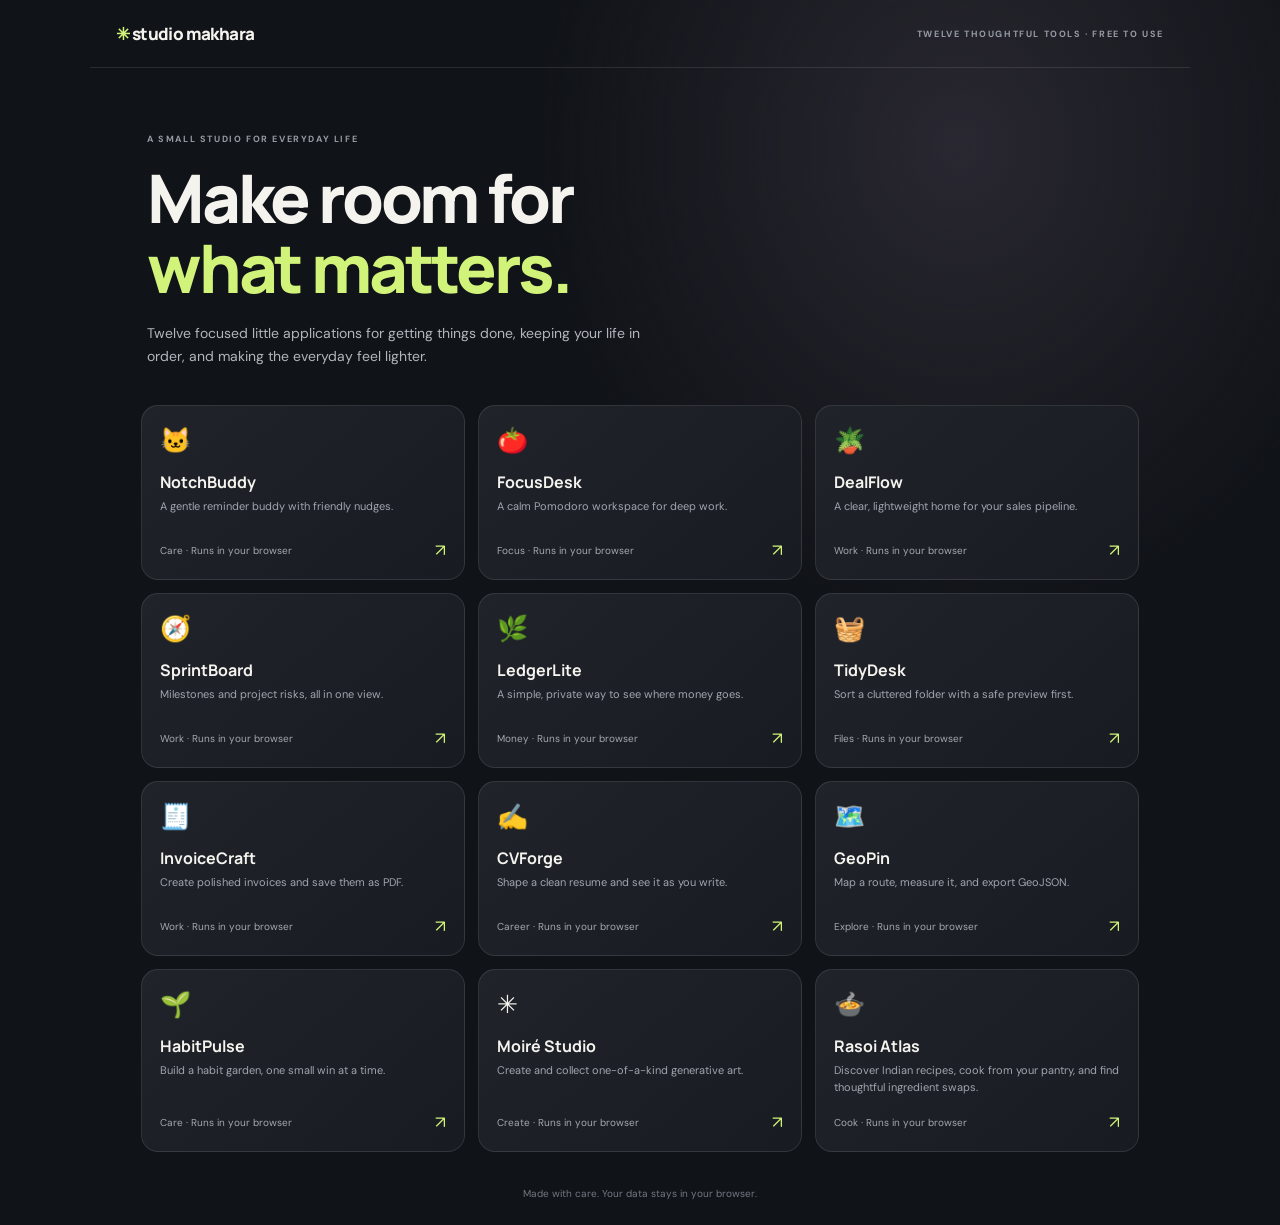
<file: index.html>
<!doctype html><html lang="en"><head><meta charset="utf-8"><meta name="viewport" content="width=device-width,initial-scale=1"><meta name="theme-color" content="#101318"><title>Studio Makhara — little tools, big days</title><link rel="manifest" href="manifest.webmanifest"><link rel="stylesheet" href="styles.css"></head><body data-app="home"><header class="top"><a class="brand" href="./">✳ studio makhara</a><span class="top-note">TWELVE THOUGHTFUL TOOLS · FREE TO USE</span></header><main class="wrap"><section class="hero"><p class="kicker">A SMALL STUDIO FOR EVERYDAY LIFE</p><h1>Make room for<br><em>what matters.</em></h1><p class="lede">Twelve focused little applications for getting things done, keeping your life in order, and making the everyday feel lighter.</p></section><section class="grid" id="apps"></section><footer>Made with care. Your data stays in your browser.</footer></main><script src="app.js"></script><script>renderHome()</script></body></html>
</file>
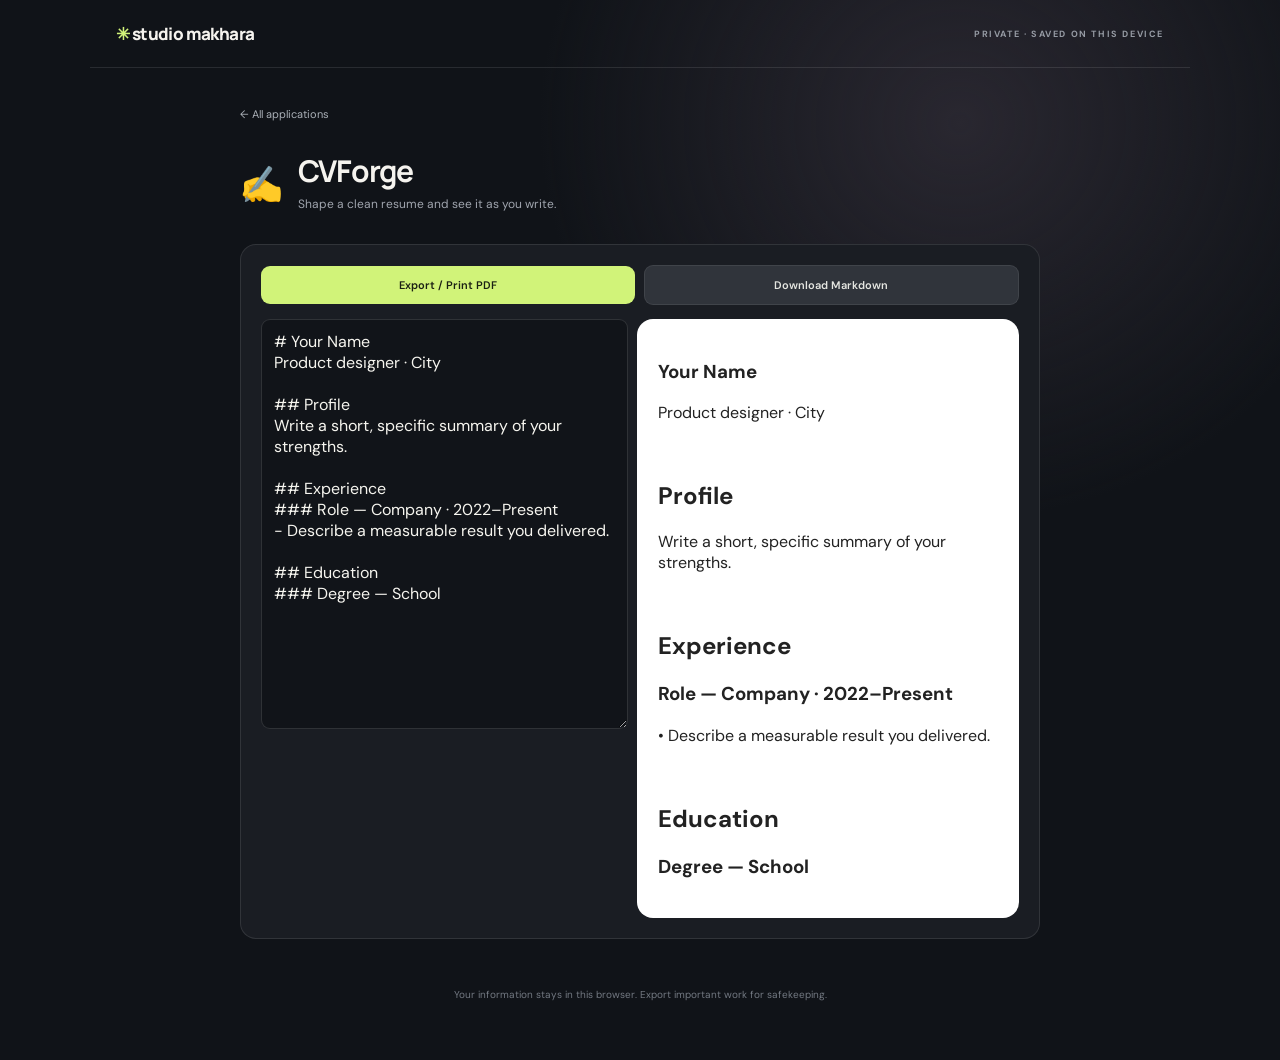
<file: apps/cvforge/index.html>
<!doctype html><html lang="en"><head><meta charset="utf-8"><meta name="viewport" content="width=device-width,initial-scale=1"><meta name="theme-color" content="#101318"><link rel="manifest" href="manifest.webmanifest"><link rel="stylesheet" href="../../styles.css"><title>cvforge · Studio Makhara</title></head><body data-app="cvforge"><script src="../../app.js"></script><script>if('serviceWorker' in navigator) navigator.serviceWorker.register('../../sw.js',{scope:'../../'}).catch(()=>{});</script></body></html>
</file>
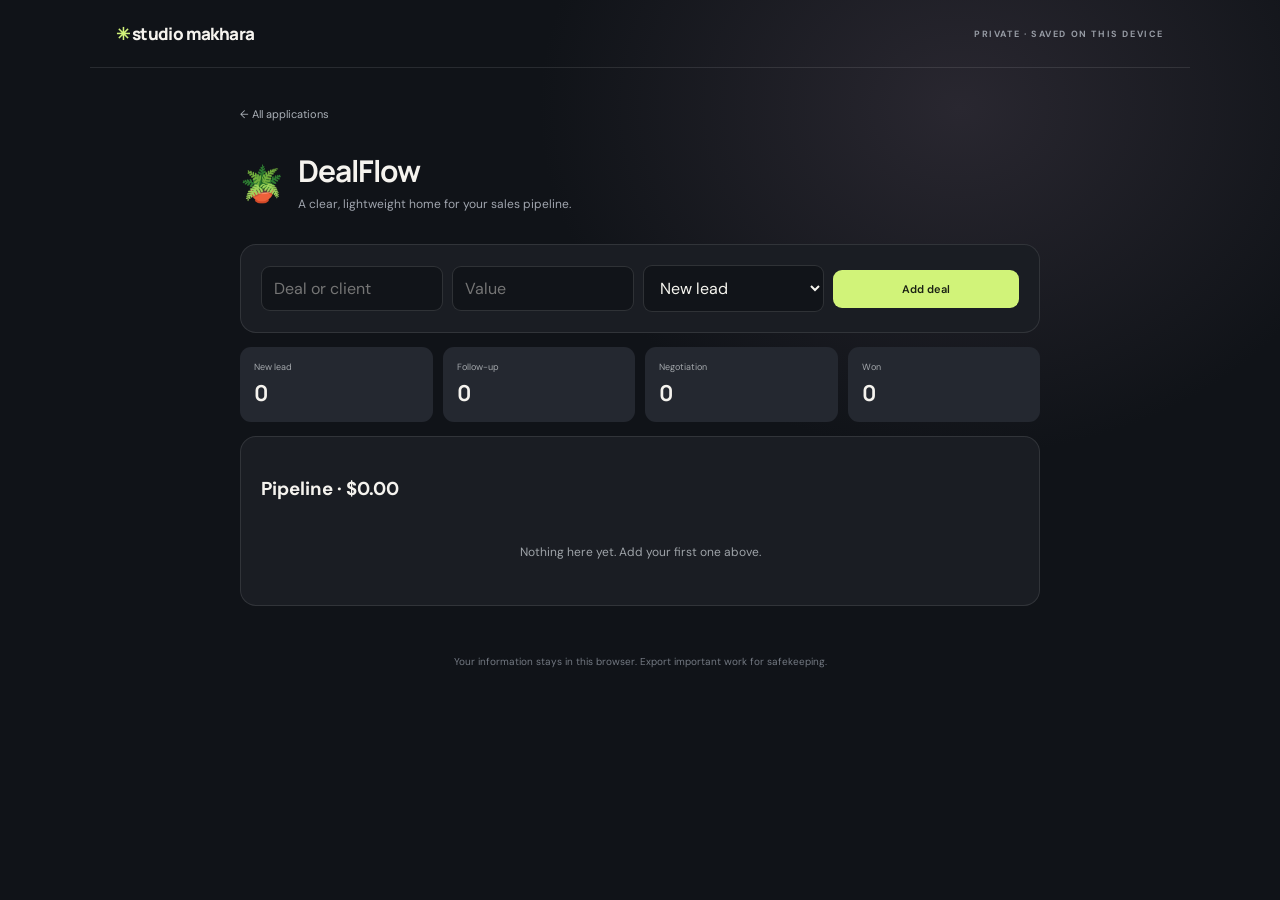
<file: apps/dealflow/index.html>
<!doctype html><html lang="en"><head><meta charset="utf-8"><meta name="viewport" content="width=device-width,initial-scale=1"><meta name="theme-color" content="#101318"><link rel="manifest" href="manifest.webmanifest"><link rel="stylesheet" href="../../styles.css"><title>dealflow · Studio Makhara</title></head><body data-app="dealflow"><script src="../../app.js"></script><script>if('serviceWorker' in navigator) navigator.serviceWorker.register('../../sw.js',{scope:'../../'}).catch(()=>{});</script></body></html>
</file>
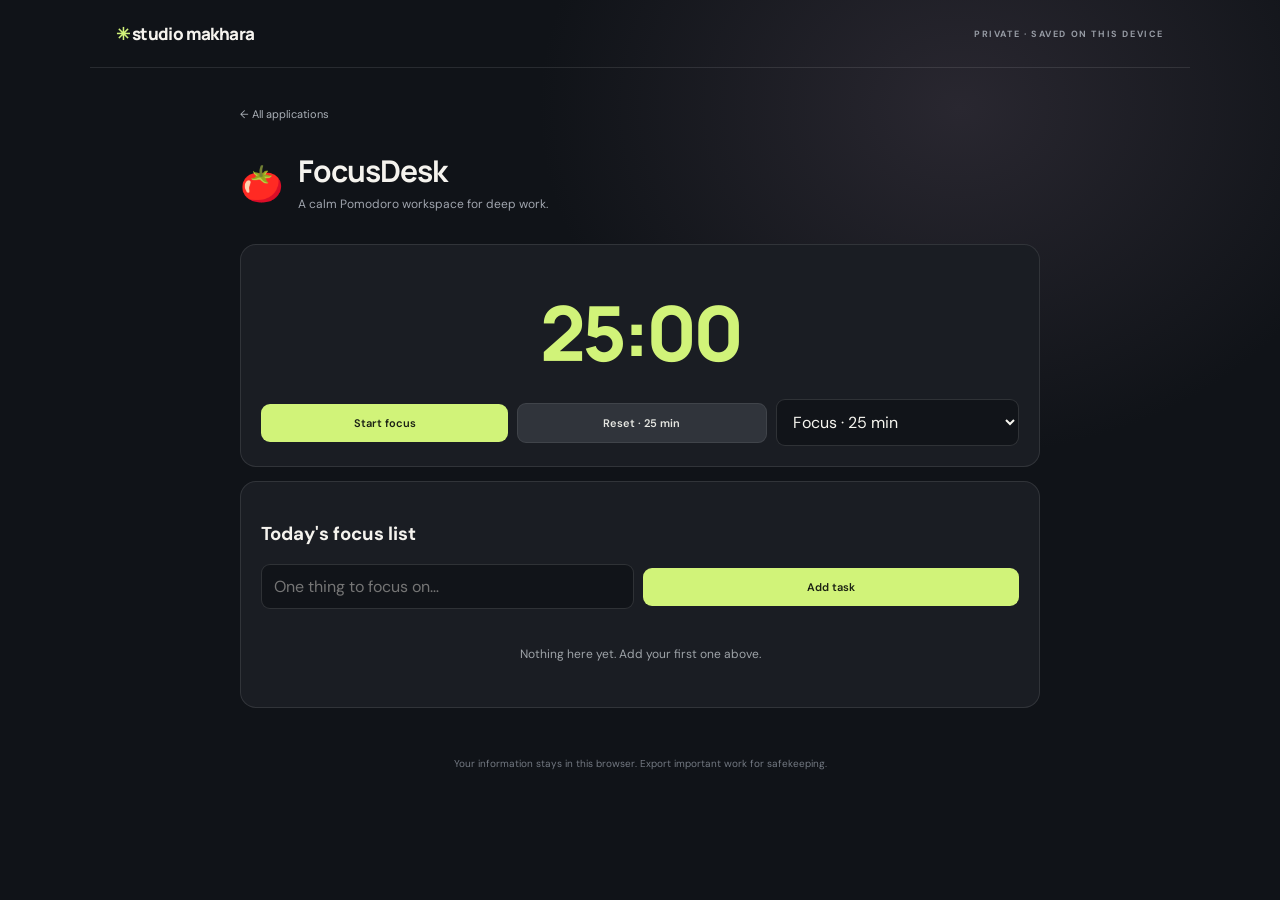
<file: apps/focus-desk/index.html>
<!doctype html><html lang="en"><head><meta charset="utf-8"><meta name="viewport" content="width=device-width,initial-scale=1"><meta name="theme-color" content="#101318"><link rel="manifest" href="manifest.webmanifest"><link rel="stylesheet" href="../../styles.css"><title>focus-desk · Studio Makhara</title></head><body data-app="focus-desk"><script src="../../app.js"></script><script>if('serviceWorker' in navigator) navigator.serviceWorker.register('../../sw.js',{scope:'../../'}).catch(()=>{});</script></body></html>
</file>
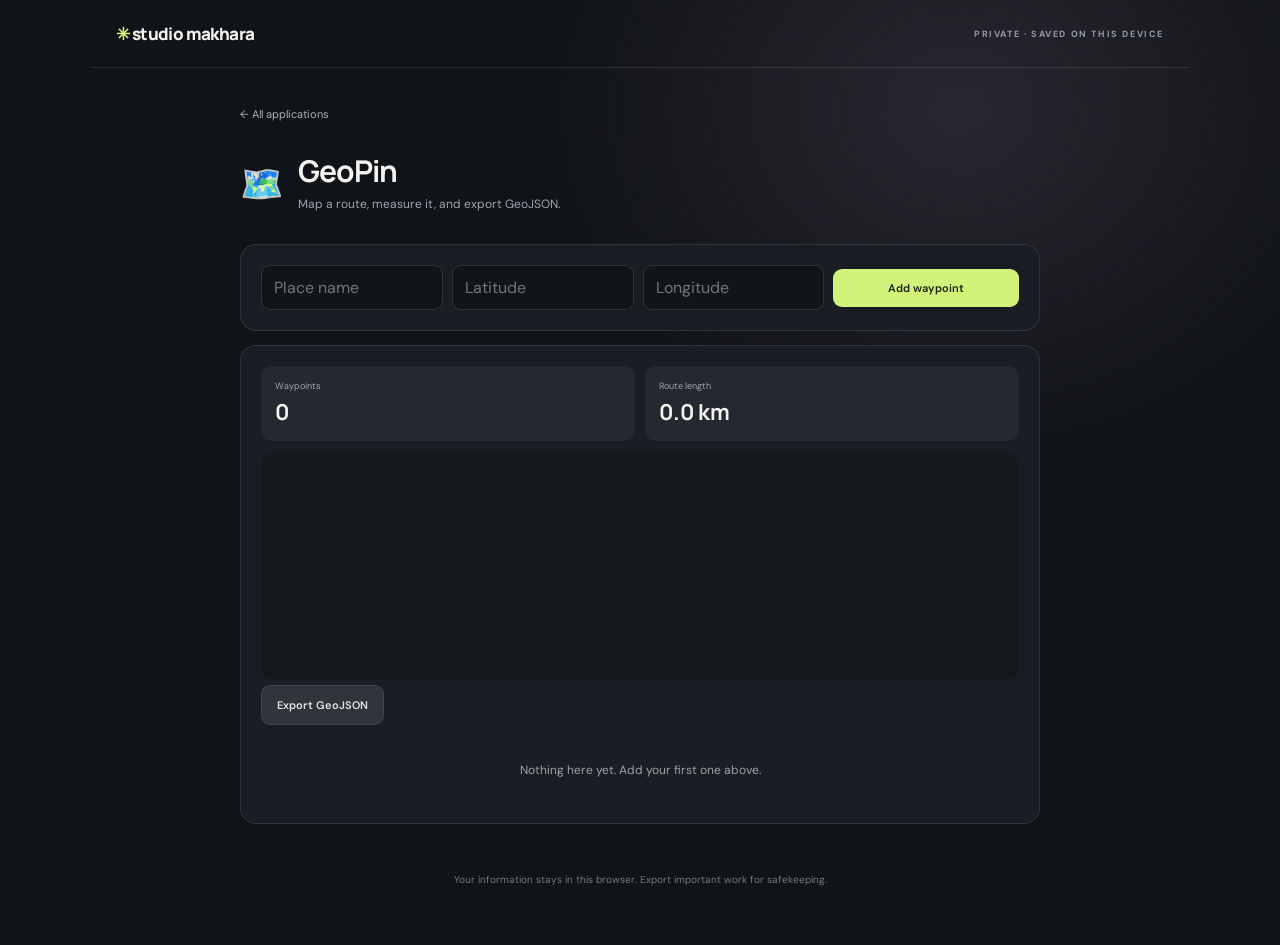
<file: apps/geopin/index.html>
<!doctype html><html lang="en"><head><meta charset="utf-8"><meta name="viewport" content="width=device-width,initial-scale=1"><meta name="theme-color" content="#101318"><link rel="manifest" href="manifest.webmanifest"><link rel="stylesheet" href="../../styles.css"><title>geopin · Studio Makhara</title></head><body data-app="geopin"><script src="../../app.js"></script><script>if('serviceWorker' in navigator) navigator.serviceWorker.register('../../sw.js',{scope:'../../'}).catch(()=>{});</script></body></html>
</file>
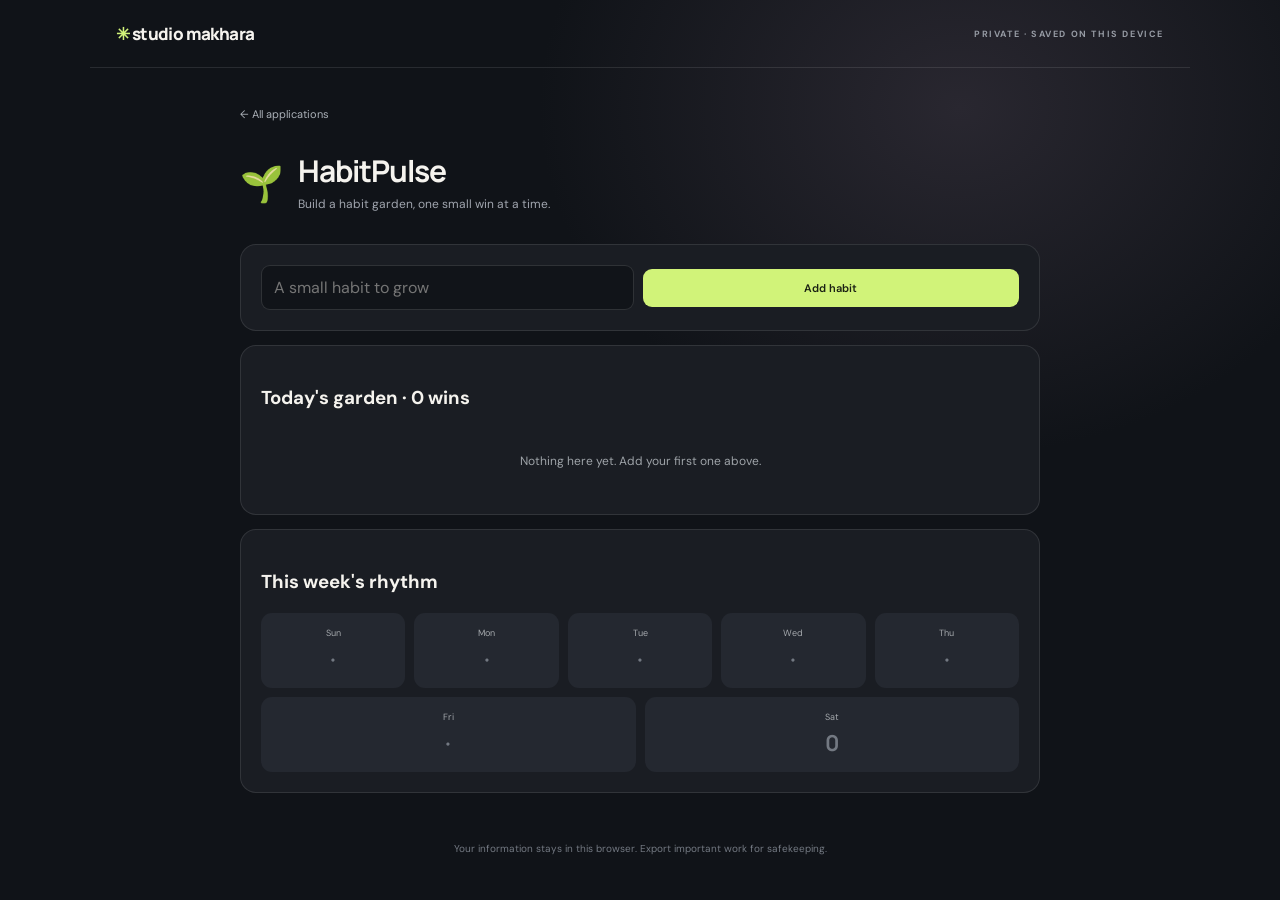
<file: apps/habitpulse/index.html>
<!doctype html><html lang="en"><head><meta charset="utf-8"><meta name="viewport" content="width=device-width,initial-scale=1"><meta name="theme-color" content="#101318"><link rel="manifest" href="manifest.webmanifest"><link rel="stylesheet" href="../../styles.css"><title>habitpulse · Studio Makhara</title></head><body data-app="habitpulse"><script src="../../app.js"></script><script>if('serviceWorker' in navigator) navigator.serviceWorker.register('../../sw.js',{scope:'../../'}).catch(()=>{});</script></body></html>
</file>
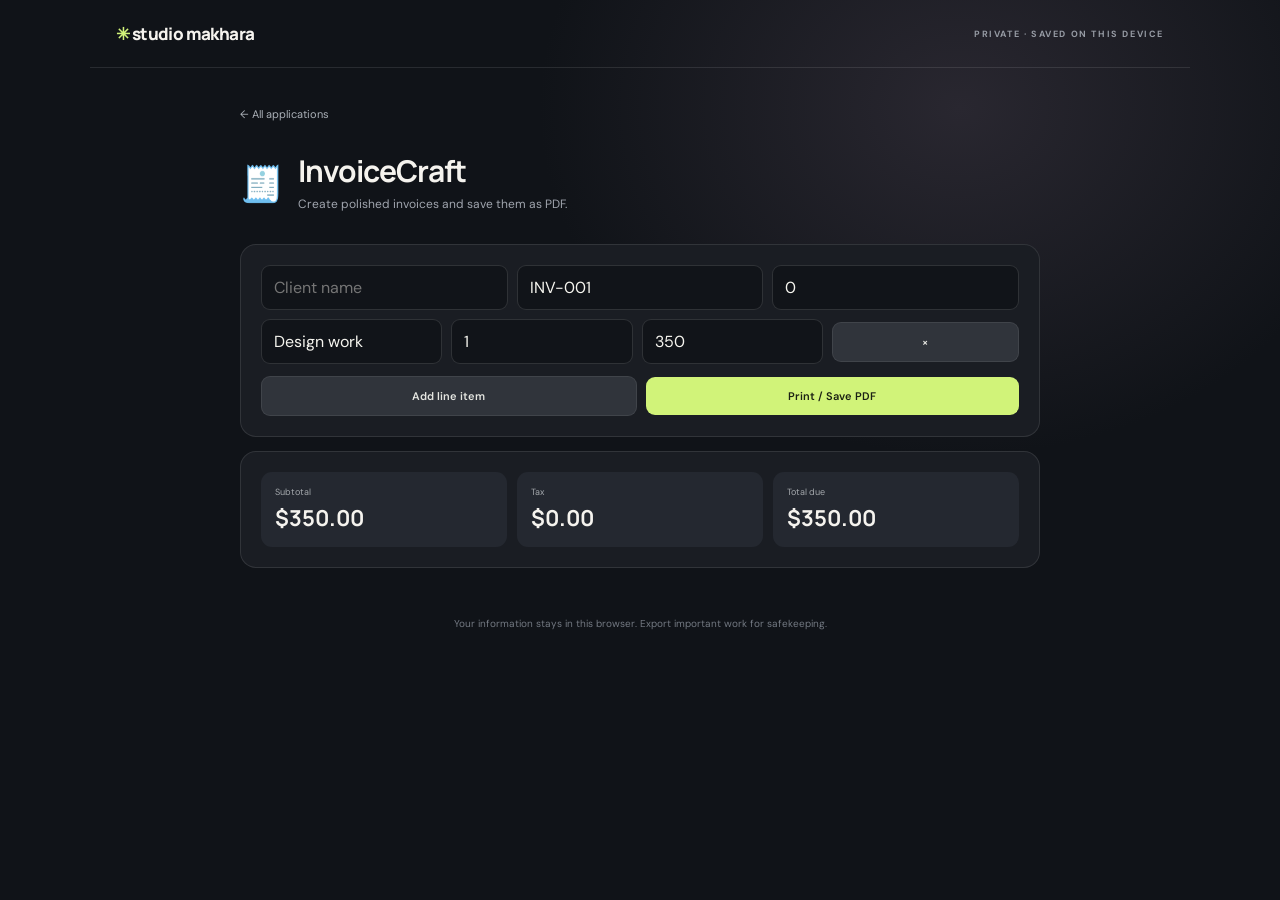
<file: apps/invoicecraft/index.html>
<!doctype html><html lang="en"><head><meta charset="utf-8"><meta name="viewport" content="width=device-width,initial-scale=1"><meta name="theme-color" content="#101318"><link rel="manifest" href="manifest.webmanifest"><link rel="stylesheet" href="../../styles.css"><title>invoicecraft · Studio Makhara</title></head><body data-app="invoicecraft"><script src="../../app.js"></script><script>if('serviceWorker' in navigator) navigator.serviceWorker.register('../../sw.js',{scope:'../../'}).catch(()=>{});</script></body></html>
</file>
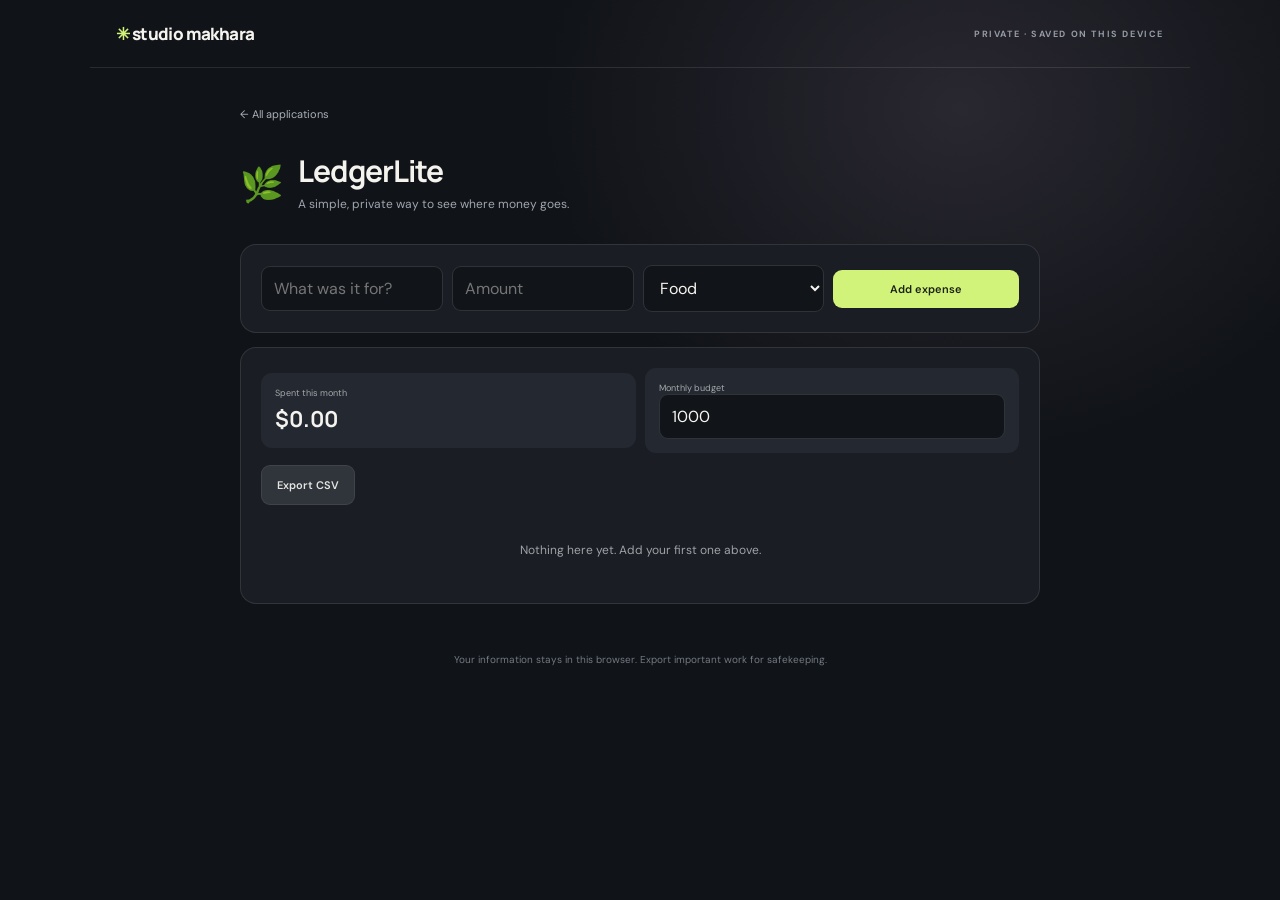
<file: apps/ledgerlite/index.html>
<!doctype html><html lang="en"><head><meta charset="utf-8"><meta name="viewport" content="width=device-width,initial-scale=1"><meta name="theme-color" content="#101318"><link rel="manifest" href="manifest.webmanifest"><link rel="stylesheet" href="../../styles.css"><title>ledgerlite · Studio Makhara</title></head><body data-app="ledgerlite"><script src="../../app.js"></script><script>if('serviceWorker' in navigator) navigator.serviceWorker.register('../../sw.js',{scope:'../../'}).catch(()=>{});</script></body></html>
</file>
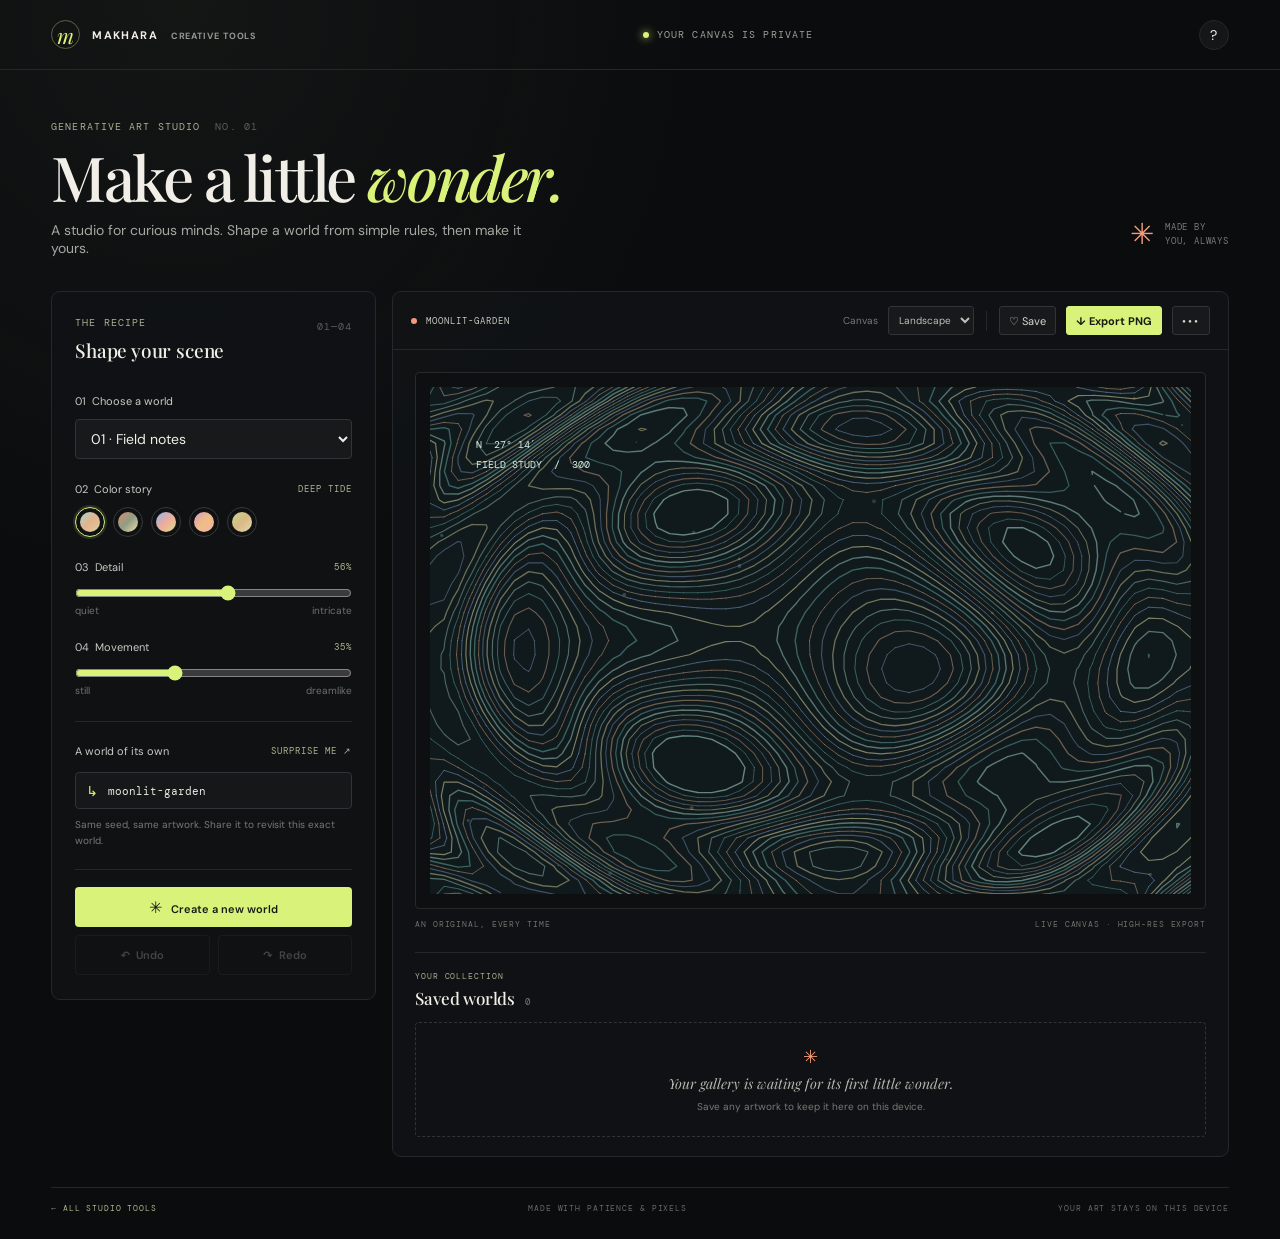
<file: apps/moire-studio/index.html>
<!doctype html>
<html lang="en">
<head>
  <meta charset="utf-8">
  <meta name="viewport" content="width=device-width, initial-scale=1">
  <meta name="theme-color" content="#0b0c0e">
  <meta name="description" content="Moiré is a generative art studio for making, saving, and sharing original procedural artwork.">
  <title>Moiré Studio — generative art for curious minds</title>
  <link rel="preconnect" href="https://fonts.googleapis.com">
  <link rel="preconnect" href="https://fonts.gstatic.com" crossorigin>
  <link href="https://fonts.googleapis.com/css2?family=DM+Mono:wght@400;500&family=DM+Sans:wght@400;500;600;700&family=Playfair+Display:ital,wght@0,500;0,600;1,500;1,600&display=swap" rel="stylesheet">
  <link rel="stylesheet" href="styles.css">
</head>
<body>
  <div class="app-shell">
    <header class="topbar">
      <a class="brand" href="../../" aria-label="Studio Makhara home"><span class="brand-mark">m</span><span>MAKHARA <i>CREATIVE TOOLS</i></span></a>
      <div class="top-center"><span class="live-dot"></span><span>YOUR CANVAS IS PRIVATE</span></div>
      <button id="help-open" class="icon-button help-button" aria-label="Open shortcuts and help">?</button>
    </header>

    <main class="workspace">
      <section class="intro">
        <div><p class="eyebrow">GENERATIVE ART STUDIO <span>NO. 01</span></p>
          <h1>Make a little <em>wonder.</em></h1>
          <p class="intro-copy">A studio for curious minds. Shape a world from simple rules, then make it yours.</p>
        </div>
        <div class="intro-badge"><span>✳</span><span>MADE BY<br>YOU, ALWAYS</span></div>
      </section>

      <div class="studio-grid">
        <aside class="control-panel" aria-label="Artwork controls">
          <div class="panel-heading"><div><p class="eyebrow">THE RECIPE</p><h2>Shape your scene</h2></div><span class="panel-index">01—04</span></div>

          <label class="field-label" for="scene">01 &nbsp;Choose a world</label>
          <select id="scene" class="select-control">
            <option value="topography">01 · Field notes</option>
            <option value="orbital">02 · Quiet orbit</option>
            <option value="canopy">03 · Night garden</option>
            <option value="dunes">04 · Slow dunes</option>
            <option value="radiant">05 · Afterglow</option>
          </select>

          <div class="field-block">
            <div class="field-row"><span class="field-label">02 &nbsp;Color story</span><span id="palette-name" class="micro-label">DEEP TIDE</span></div>
            <div id="palettes" class="palette-list" aria-label="Choose a color palette"></div>
          </div>

          <div class="field-block">
            <div class="field-row"><label class="field-label" for="density">03 &nbsp;Detail</label><output id="density-value" class="micro-label"></output></div>
            <input id="density" type="range" min="1" max="100" value="56">
            <div class="range-notes"><span>quiet</span><span>intricate</span></div>
          </div>

          <div class="field-block">
            <div class="field-row"><label class="field-label" for="flow">04 &nbsp;Movement</label><output id="flow-value" class="micro-label"></output></div>
            <input id="flow" type="range" min="0" max="100" value="35">
            <div class="range-notes"><span>still</span><span>dreamlike</span></div>
          </div>

          <div class="seed-block">
            <div class="field-row"><label class="field-label" for="seed">A world of its own</label><button id="seed-shuffle" class="text-button">SURPRISE ME ↗</button></div>
            <div class="seed-input-wrap"><span>↳</span><input id="seed" maxlength="32" value="moonlit-garden" aria-label="Artwork seed"></div>
            <p class="hint">Same seed, same artwork. Share it to revisit this exact world.</p>
          </div>

          <div class="panel-actions">
            <button id="randomize" class="button button-primary"><span>✳</span> Create a new world</button>
            <div class="button-row">
              <button id="undo" class="button button-quiet" title="Undo (Ctrl+Z)" disabled>↶ &nbsp;Undo</button>
              <button id="redo" class="button button-quiet" title="Redo (Ctrl+Shift+Z)" disabled>↷ &nbsp;Redo</button>
            </div>
          </div>
        </aside>

        <section class="art-panel" aria-label="Artwork preview">
          <div class="art-toolbar">
            <div class="art-name"><span class="art-name-dot"></span><span id="art-title">MOONLIT GARDEN</span></div>
            <div class="art-actions">
              <label class="compact-select-label" for="aspect">Canvas</label>
              <select id="aspect" class="compact-select" aria-label="Canvas shape">
                <option value="landscape">Landscape</option><option value="square">Square</option><option value="portrait">Portrait</option>
              </select>
              <span class="toolbar-separator"></span>
              <button id="save" class="toolbar-button" title="Save to your gallery">♡ <span>Save</span></button>
              <button id="export" class="toolbar-button export-button">↓ <span>Export PNG</span></button>
              <button id="more" class="toolbar-button more-button" aria-label="More export options">•••</button>
              <div id="more-menu" class="more-menu" hidden>
                <button id="share">Copy share link</button>
                <button id="export-json">Download recipe</button>
                <button id="import-open">Import recipe…</button>
              </div>
              <input id="import-file" type="file" accept="application/json,.json" hidden>
            </div>
          </div>
          <div class="canvas-stage" id="canvas-stage">
            <div class="canvas-mat"><canvas id="artwork" aria-label="Procedurally generated artwork"></canvas></div>
            <div class="canvas-caption"><span>AN ORIGINAL, EVERY TIME</span><span id="canvas-size">LIVE CANVAS · HIGH-RES EXPORT</span></div>
            <div class="rendering" id="rendering" aria-live="polite" hidden><span></span> Rendering artwork…</div>
          </div>
          <div class="gallery-header"><div><p class="eyebrow">YOUR COLLECTION</p><h2>Saved worlds <span id="gallery-count">0</span></h2></div><button id="clear-gallery" class="text-button" hidden>Clear all</button></div>
          <div id="gallery" class="gallery-grid"><div class="gallery-empty"><span>✳</span><p>Your gallery is waiting for its first little wonder.</p><small>Save any artwork to keep it here on this device.</small></div></div>
        </section>
      </div>
      <footer class="footer"><a href="../../">← ALL STUDIO TOOLS</a><span>MADE WITH PATIENCE & PIXELS</span><span>YOUR ART STAYS ON THIS DEVICE</span></footer>
    </main>
  </div>
  <dialog id="help-dialog" class="help-dialog"><button id="help-close" class="dialog-close" aria-label="Close">×</button><p class="eyebrow">A FEW SHORTCUTS</p><h2>A studio should feel like play.</h2><div class="shortcut"><span>Surprise me</span><kbd>Space</kbd></div><div class="shortcut"><span>Undo / redo</span><kbd>Ctrl Z / ⇧ Ctrl Z</kbd></div><div class="shortcut"><span>Save artwork</span><kbd>Ctrl S</kbd></div><div class="shortcut"><span>Download image</span><kbd>Ctrl E</kbd></div><p class="hint">Your artwork recipes and gallery are saved locally in this browser. Nothing is uploaded.</p></dialog>
  <div id="toast" class="toast" role="status" aria-live="polite"></div>
  <script src="app.js"></script>
</body>
</html>
</file>
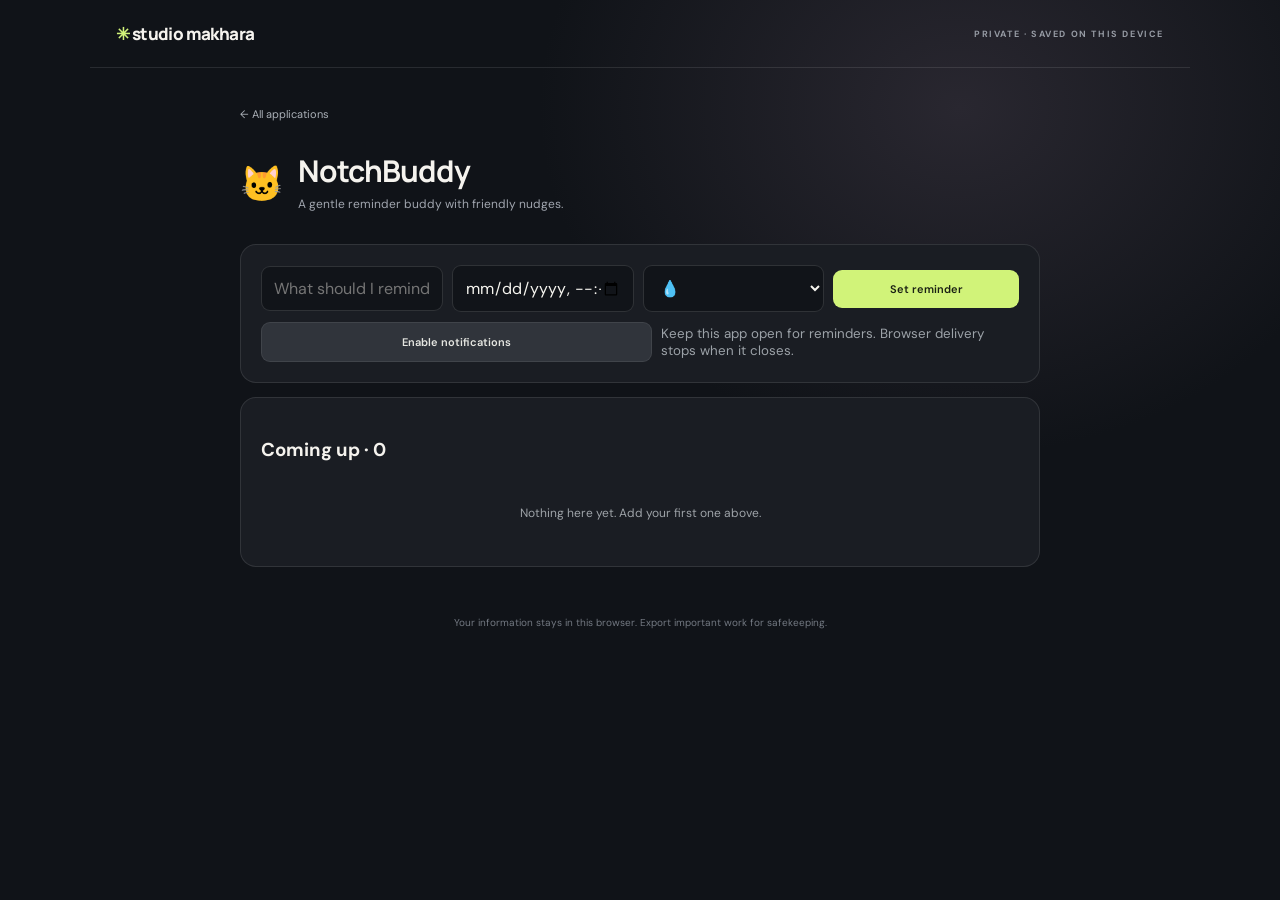
<file: apps/notch-buddy/index.html>
<!doctype html><html lang="en"><head><meta charset="utf-8"><meta name="viewport" content="width=device-width,initial-scale=1"><meta name="theme-color" content="#101318"><link rel="manifest" href="manifest.webmanifest"><link rel="stylesheet" href="../../styles.css"><title>notch-buddy · Studio Makhara</title></head><body data-app="notch-buddy"><script src="../../app.js"></script><script>if('serviceWorker' in navigator) navigator.serviceWorker.register('../../sw.js',{scope:'../../'}).catch(()=>{});</script></body></html>
</file>
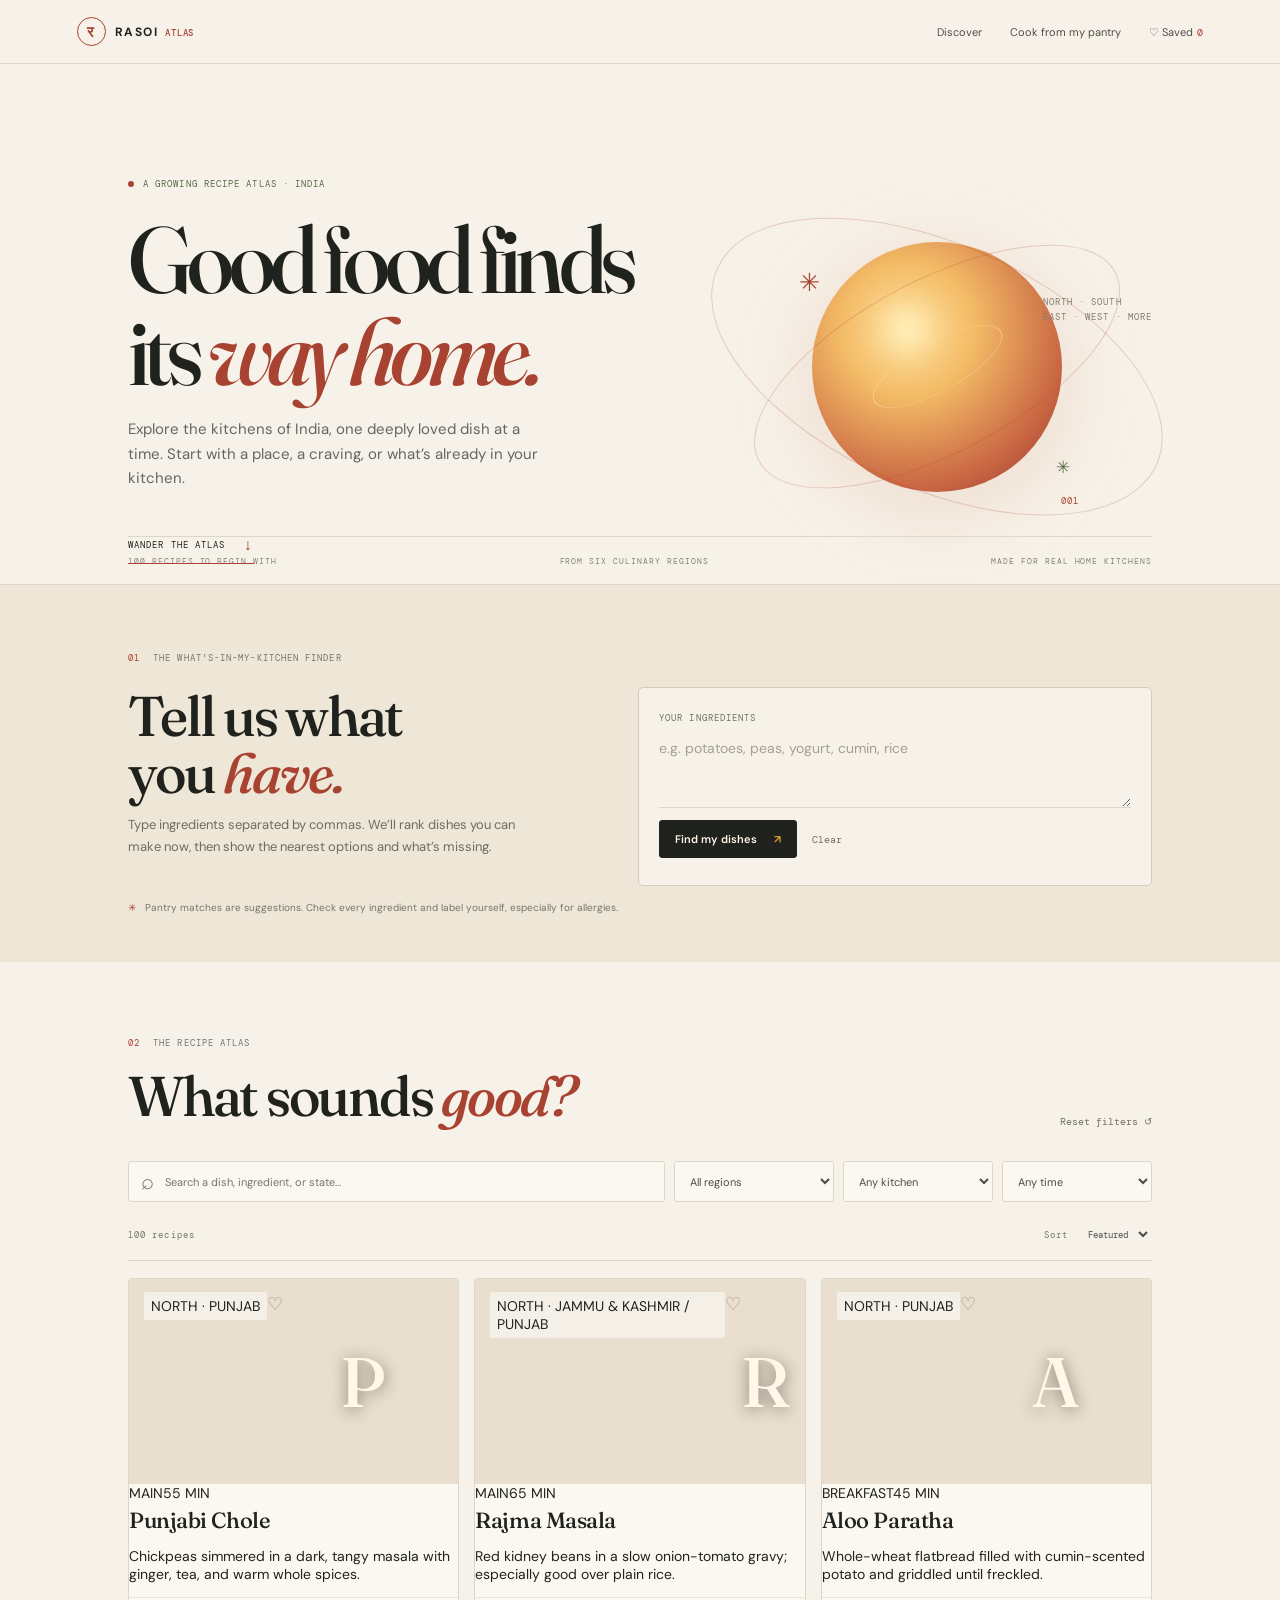
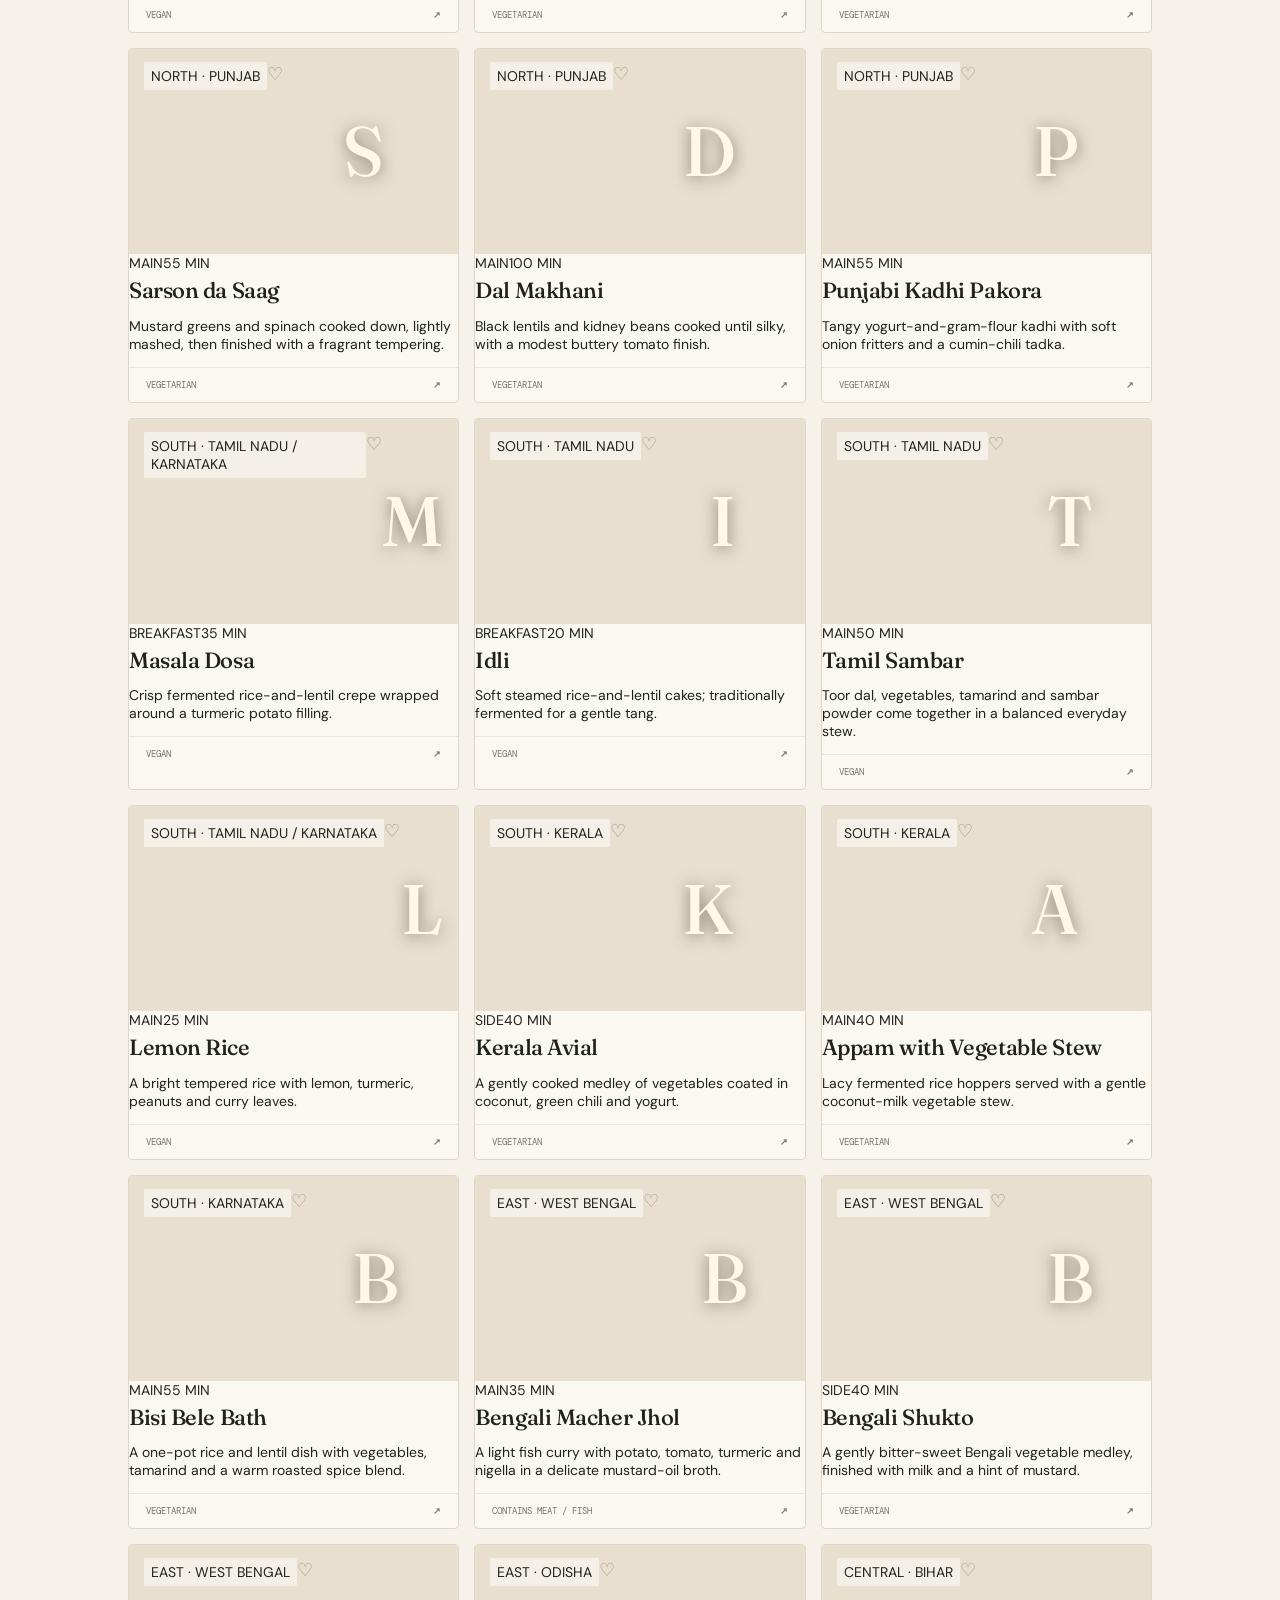
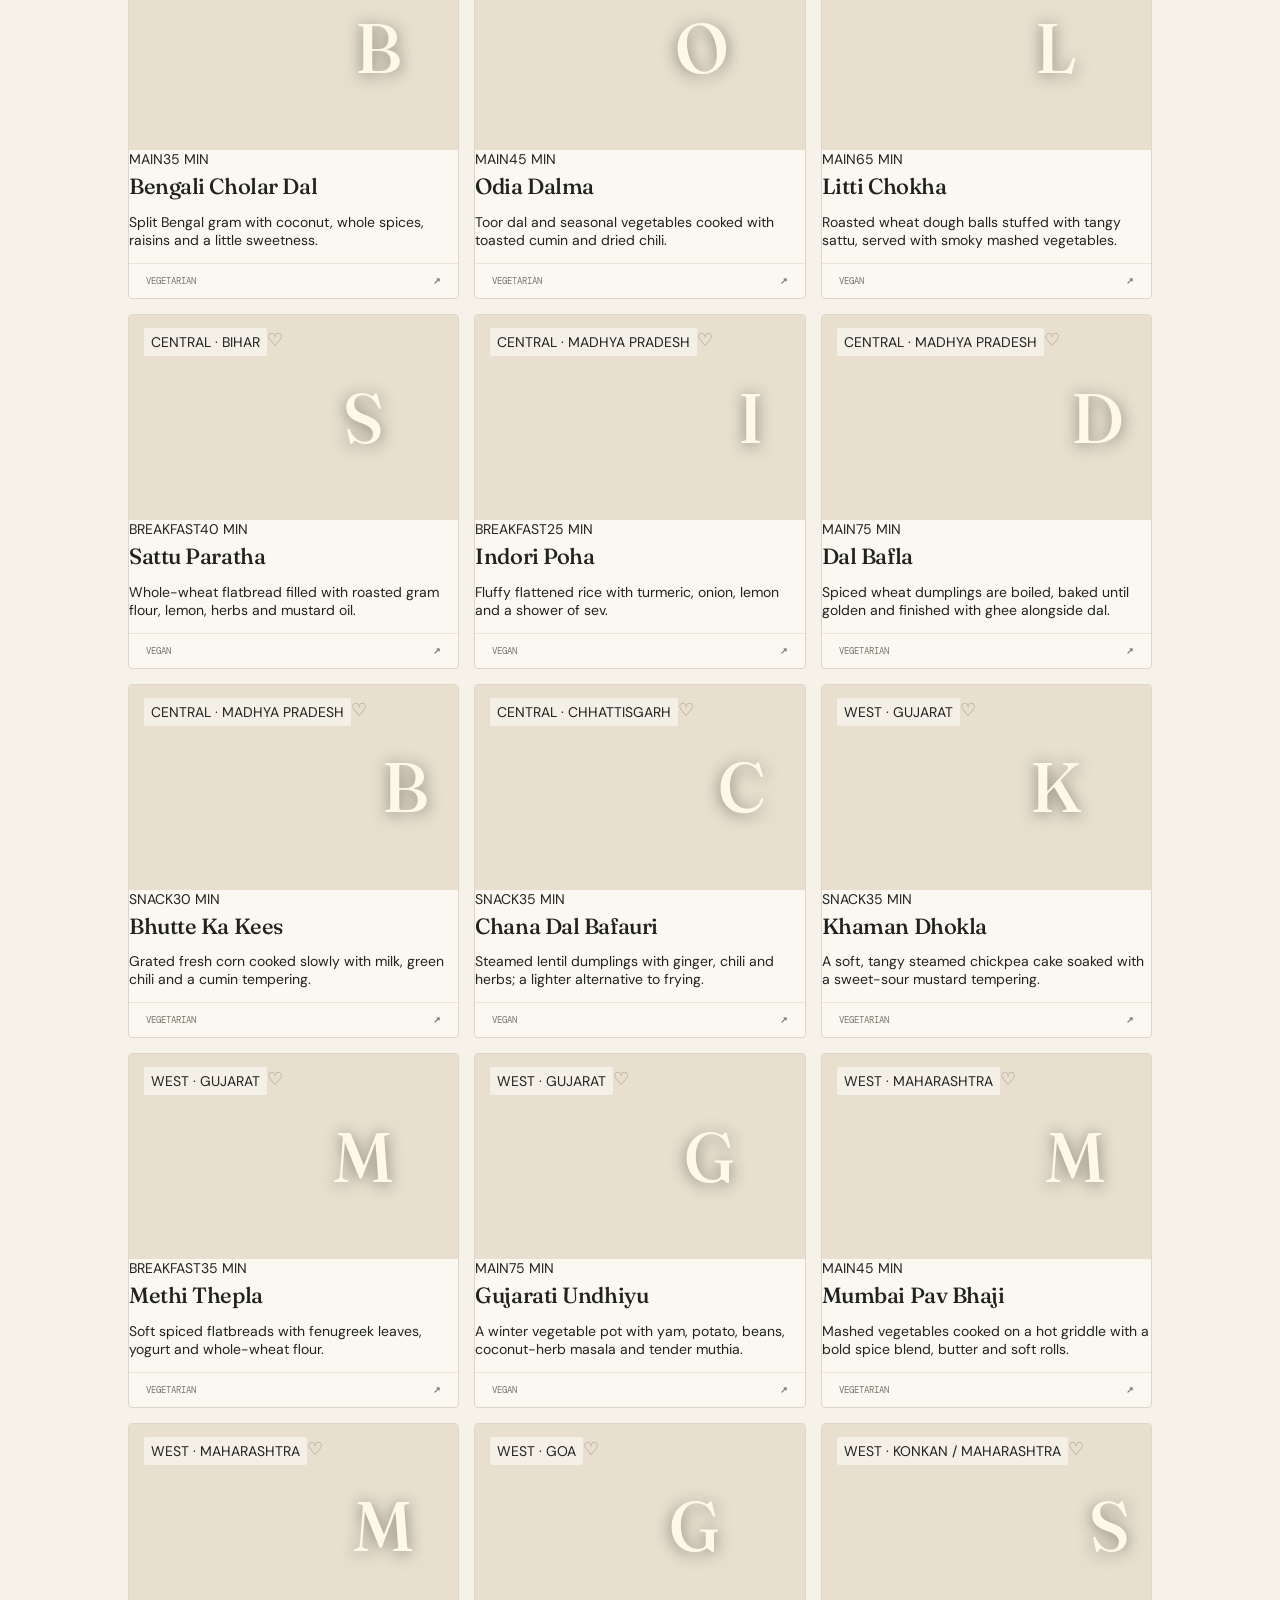
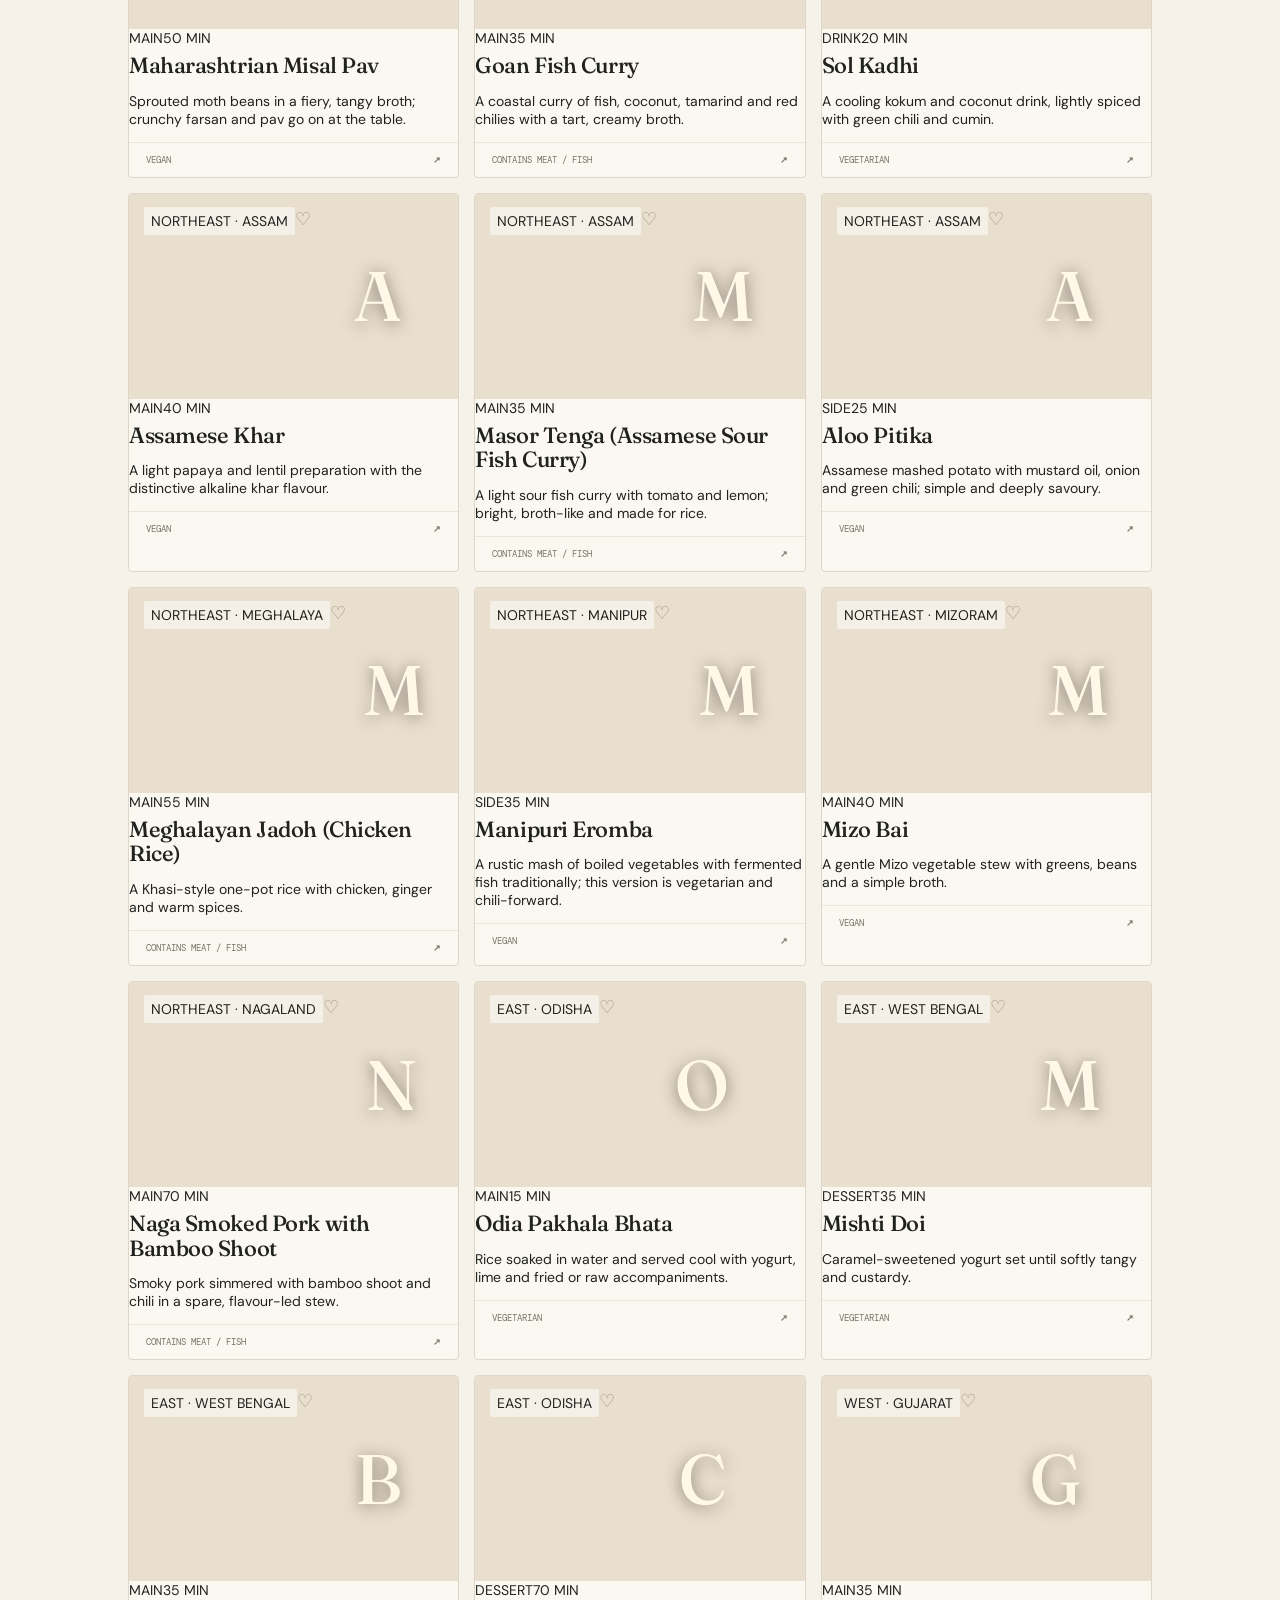
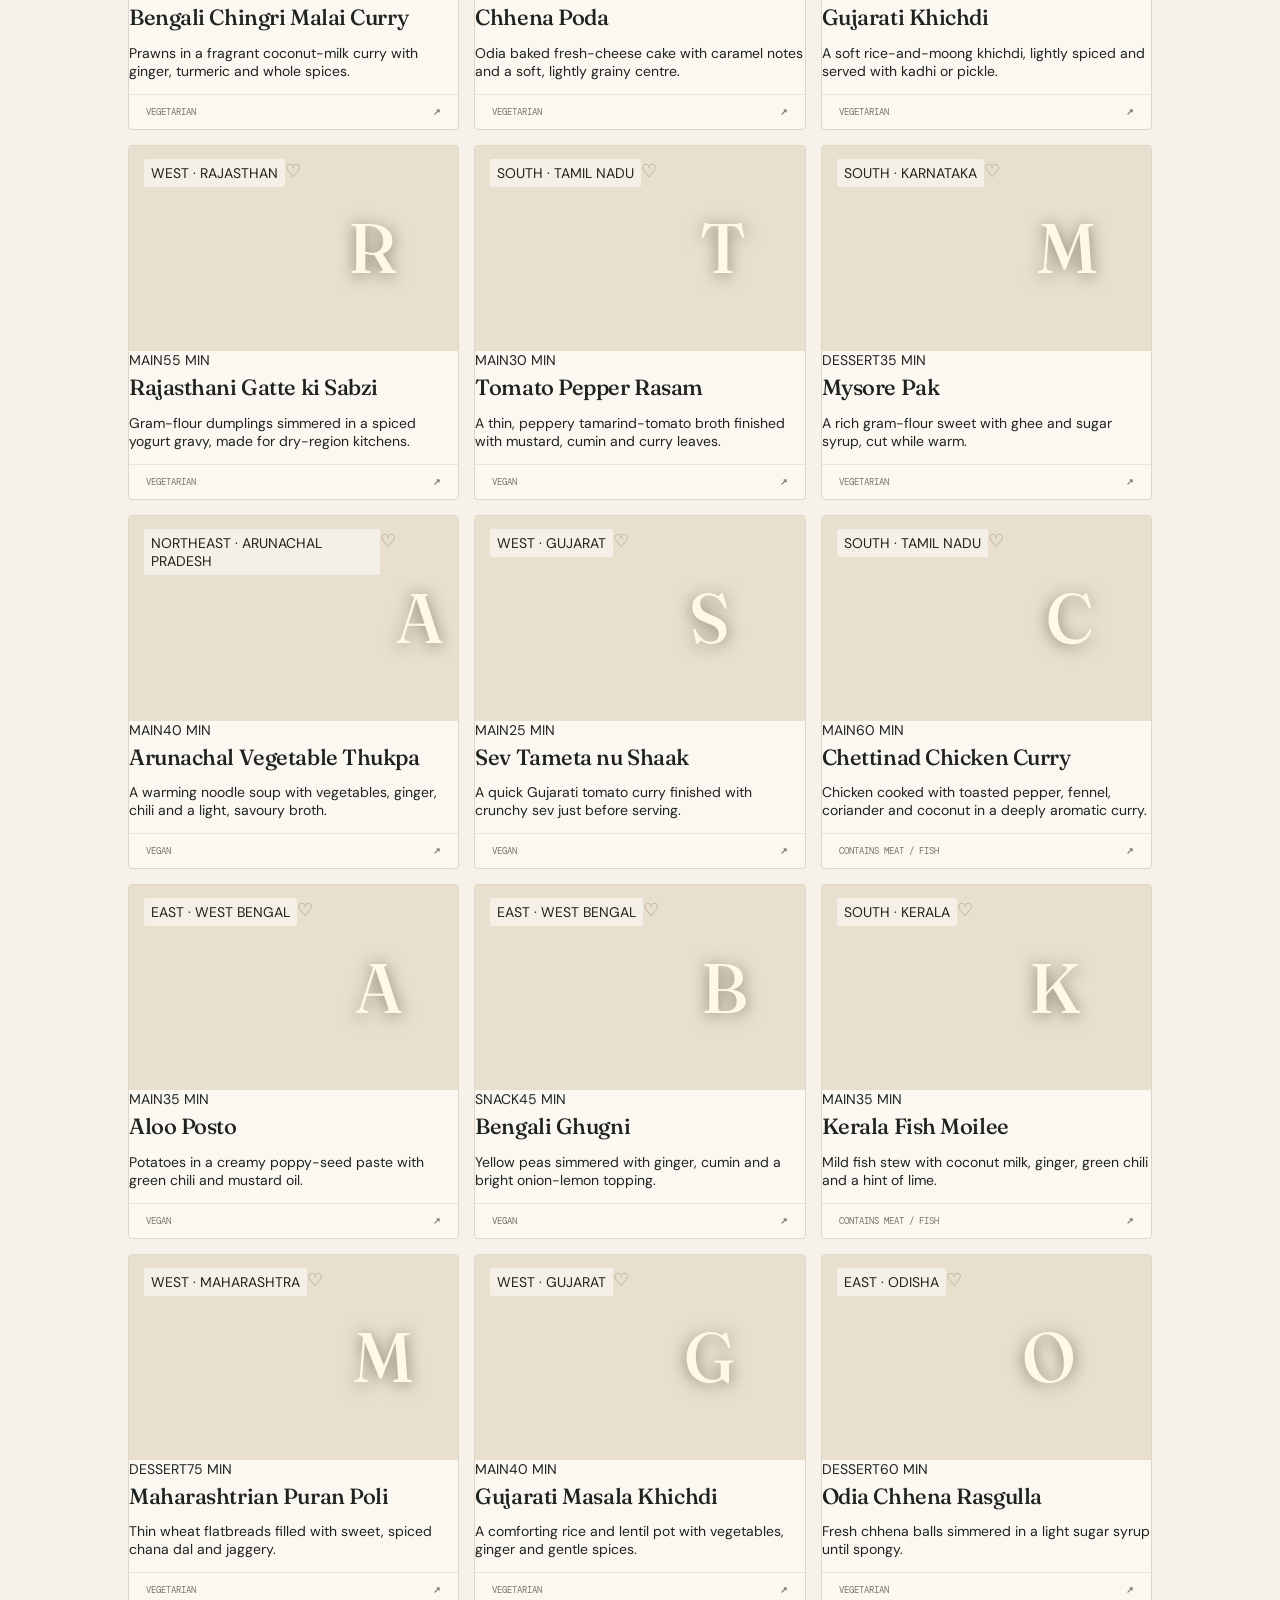
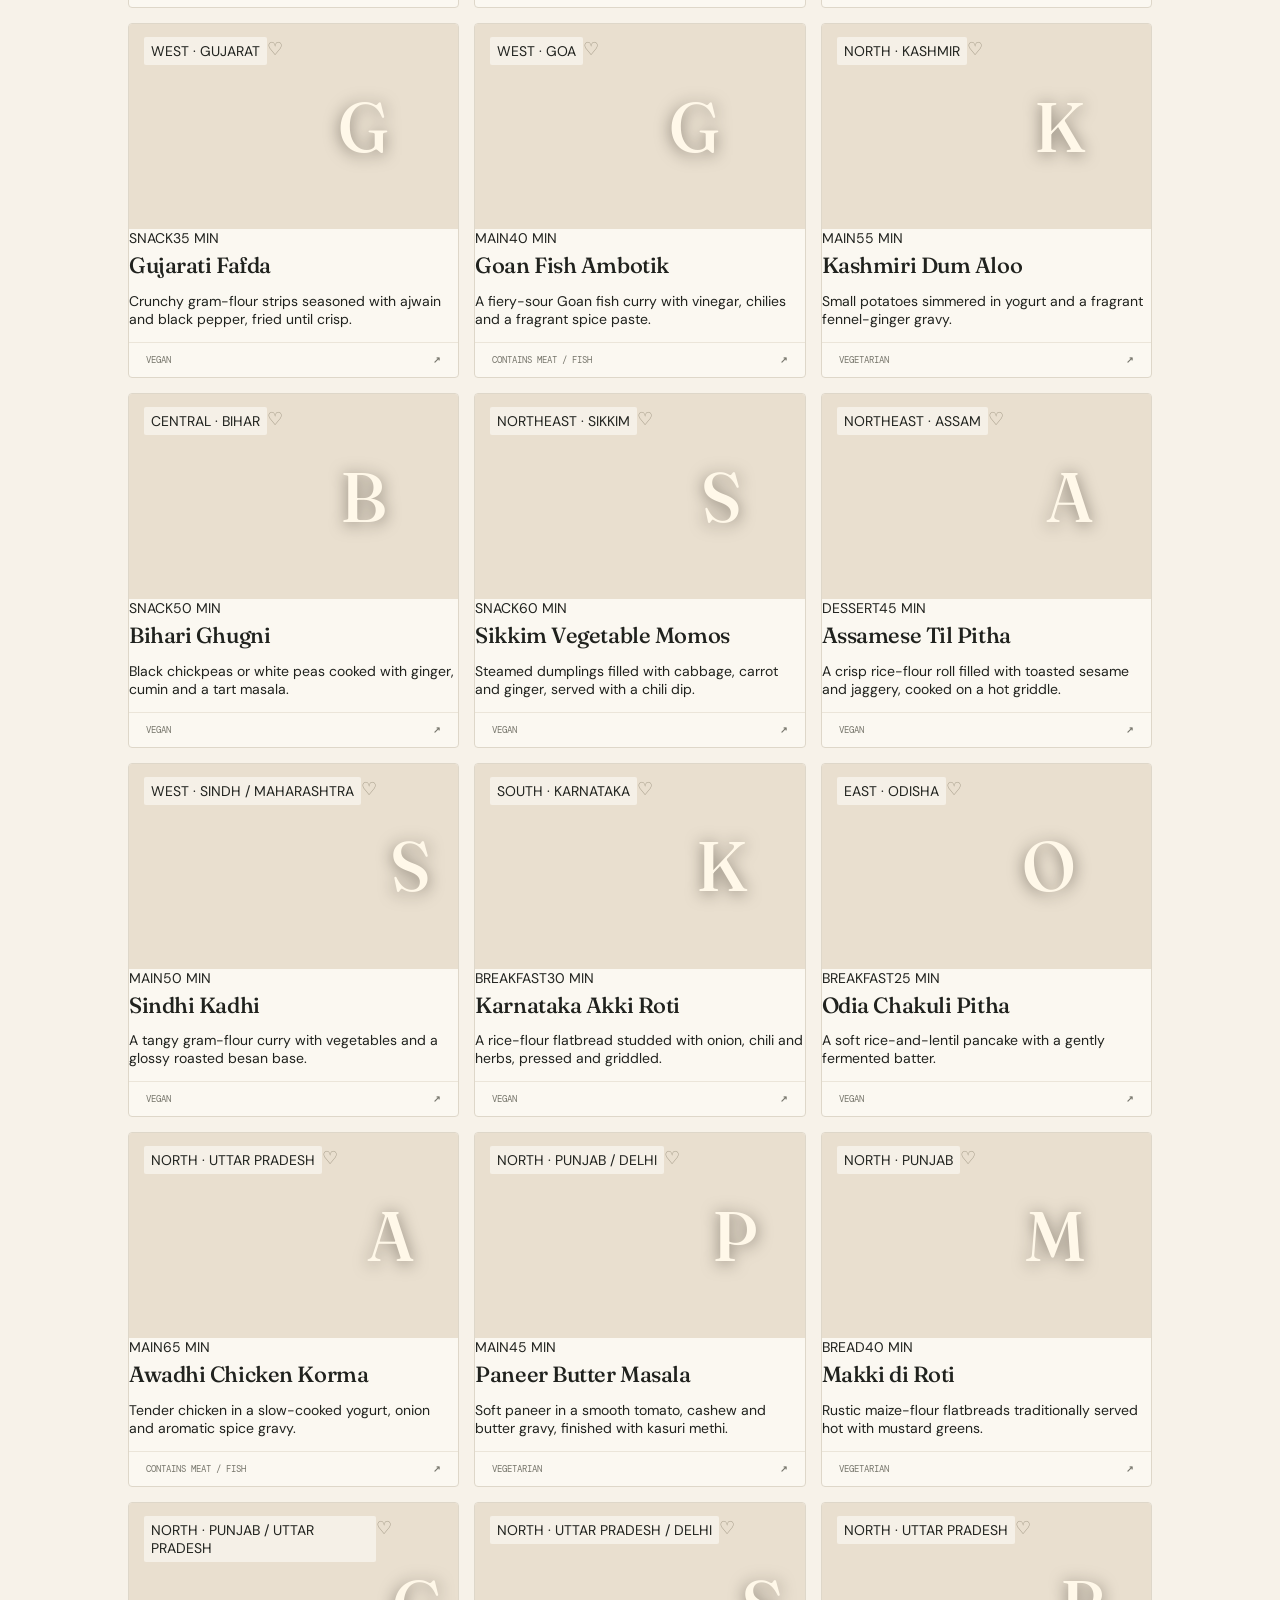
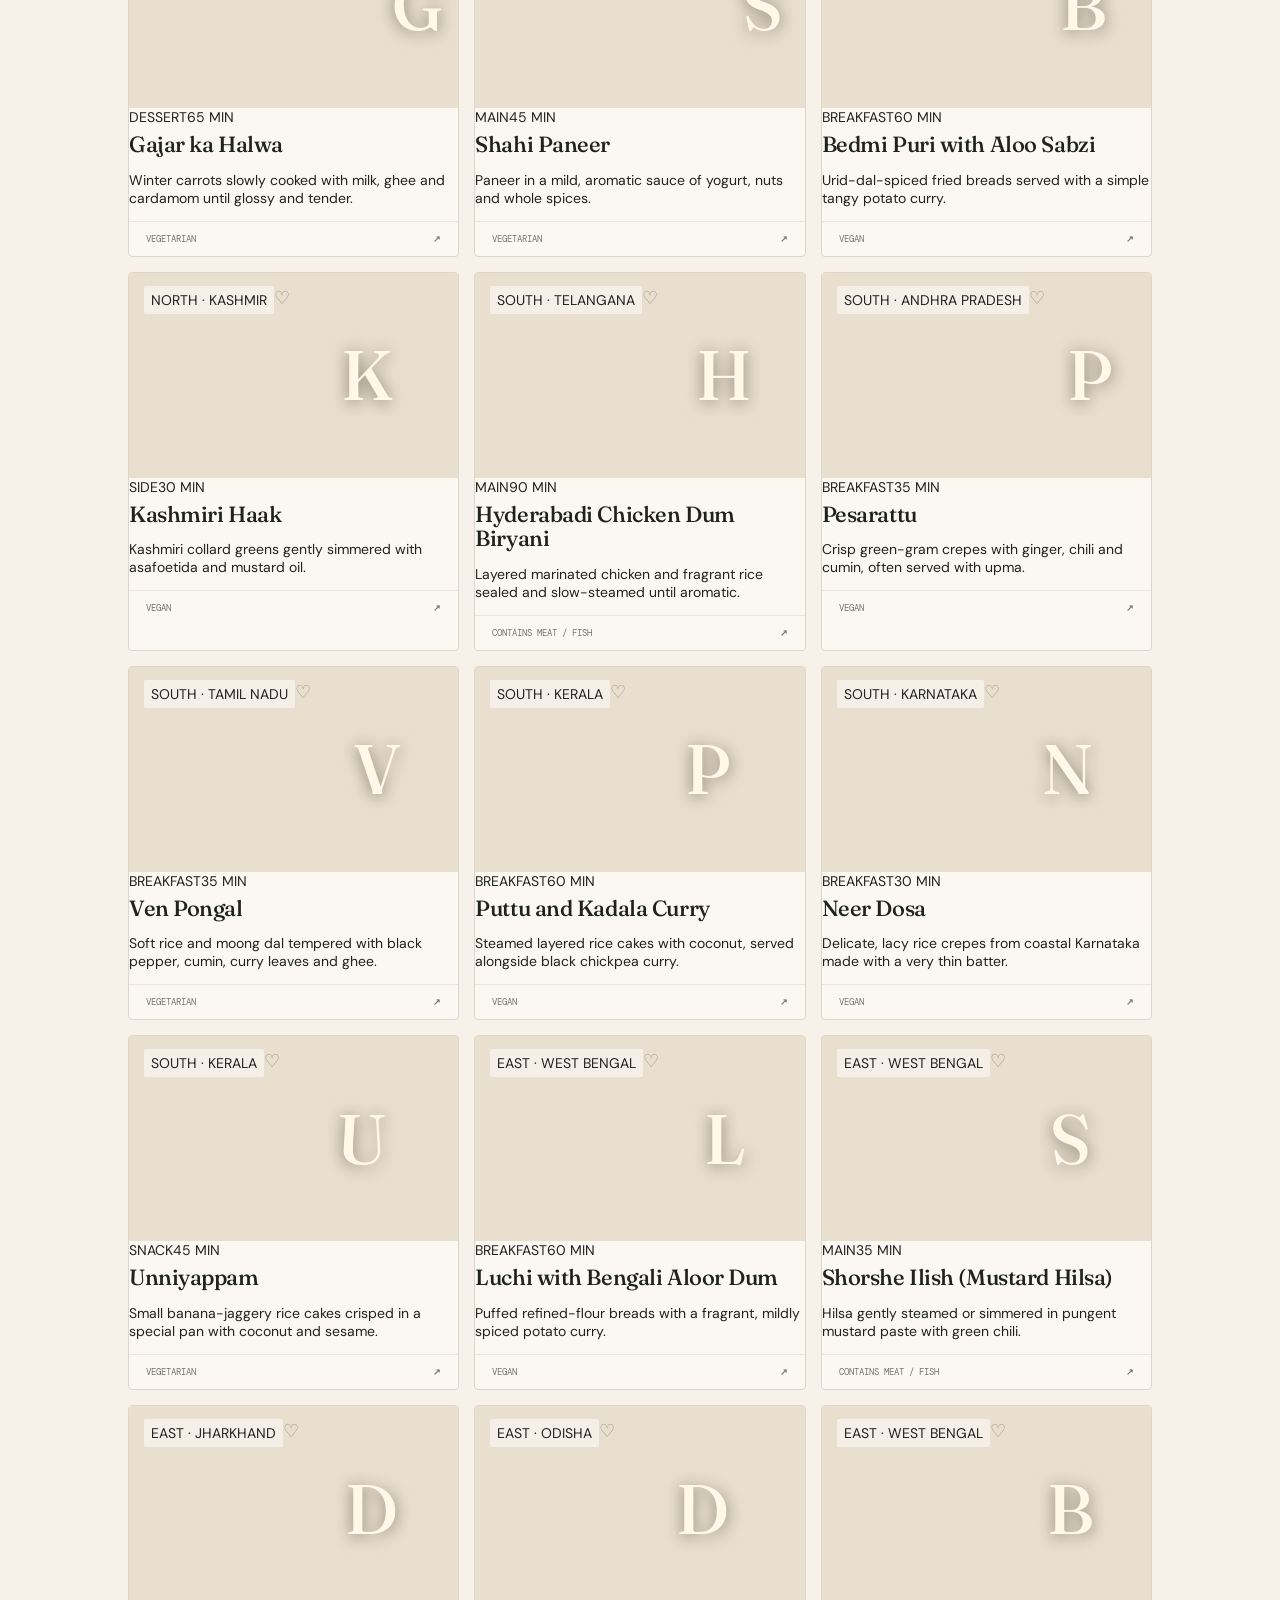
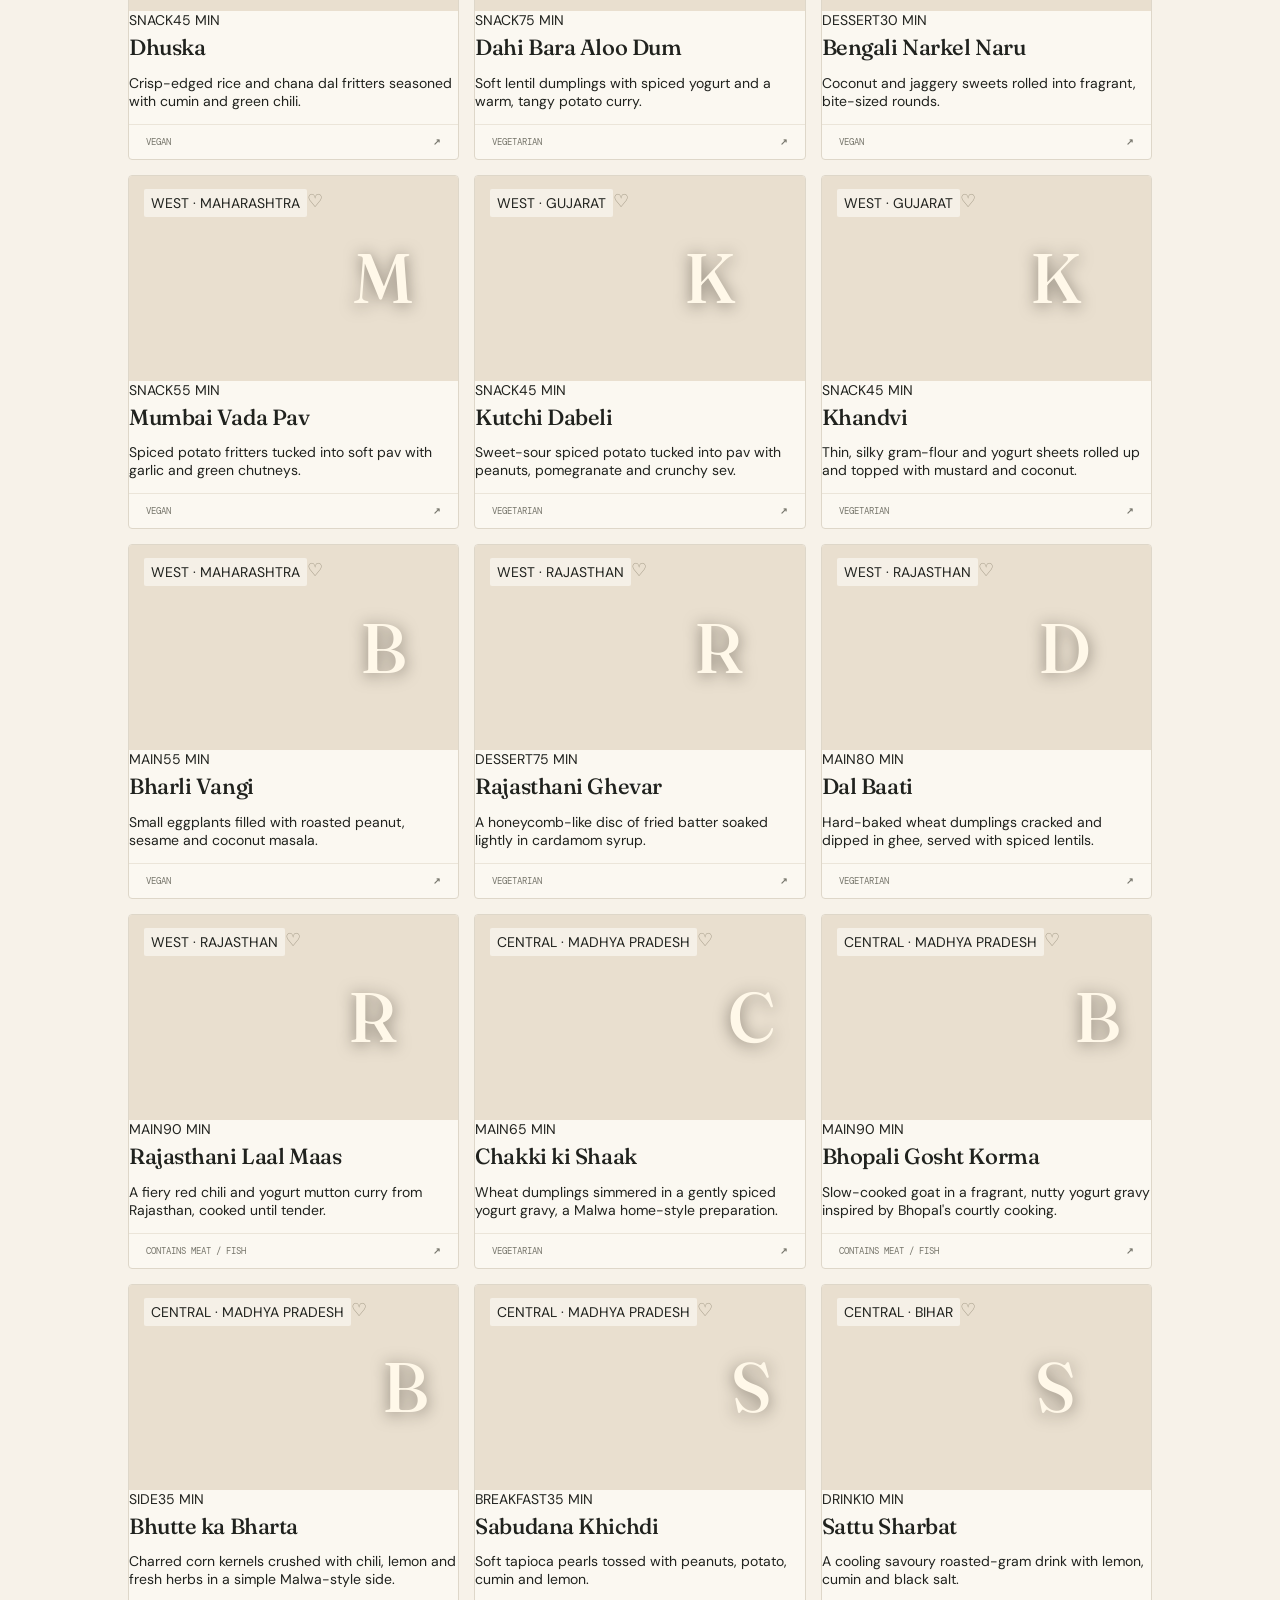
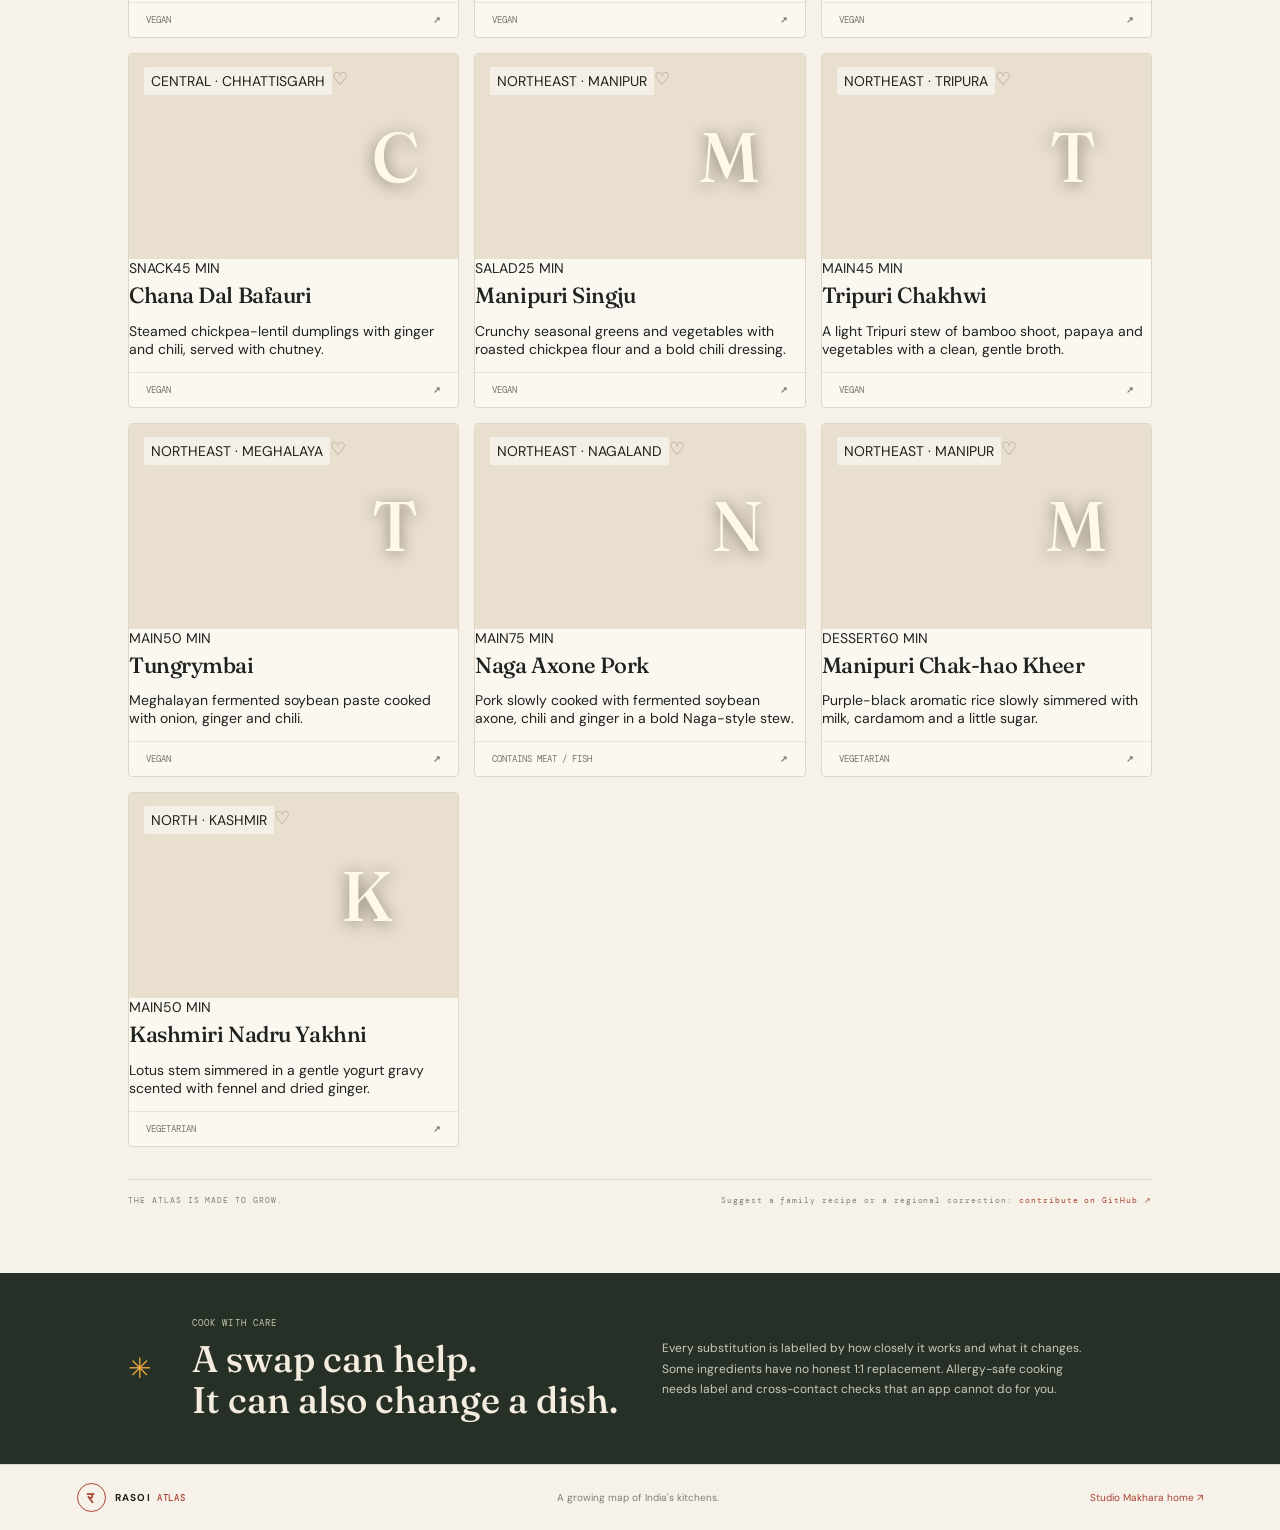
<file: apps/rasoi-atlas/index.html>
<!doctype html>
<html lang="en">
<head>
  <meta charset="utf-8">
  <meta name="viewport" content="width=device-width,initial-scale=1">
  <meta name="theme-color" content="#f7f2e9">
  <meta name="description" content="Rasoi Atlas: discover Indian recipes by region, cook with what you have, and make thoughtful ingredient swaps.">
  <title>Rasoi Atlas — Indian food, one kitchen at a time</title>
  <link rel="preconnect" href="https://fonts.googleapis.com"><link rel="preconnect" href="https://fonts.gstatic.com" crossorigin>
  <link href="https://fonts.googleapis.com/css2?family=DM+Mono:wght@400;500&family=DM+Sans:wght@400;500;600;700&family=Fraunces:opsz,wght@9..144,500;9..144,600;9..144,700;9..144,500&display=swap" rel="stylesheet">
  <link rel="stylesheet" href="styles.css?v=104">
  <script src="data.js?v=102" defer></script>
  <script src="app.js?v=105" defer></script>
</head>
<body>
  <header class="site-header">
    <a class="wordmark" href="../../" aria-label="Studio Makhara home"><span class="seal">र</span><span>RASOI <i>ATLAS</i></span></a>
    <nav class="header-nav" aria-label="Main navigation"><a href="#discover">Discover</a><a href="#pantry">Cook from my pantry</a><button id="saved-link" class="saved-link">♡ <span>Saved</span><b id="saved-count">0</b></button></nav>
  </header>

  <main>
    <section class="hero">
      <div class="hero-copy"><p class="eyebrow"><span class="eyebrow-dot"></span> A GROWING RECIPE ATLAS · INDIA</p>
        <h1>Good food finds<br>its <em>way home.</em></h1>
        <p class="hero-text">Explore the kitchens of India, one deeply loved dish at a time. Start with a place, a craving, or what’s already in your kitchen.</p>
        <a class="hero-link" href="#discover">WANDER THE ATLAS <span>↓</span></a>
      </div>
      <div class="hero-art" aria-hidden="true"><div class="sun"></div><div class="orbit orbit-one"></div><div class="orbit orbit-two"></div><div class="spice spice-one">✳</div><div class="spice spice-two">✳</div><span class="hero-note">NORTH · SOUTH<br>EAST · WEST · MORE</span><span class="hero-no">001</span></div>
      <div class="hero-foot"><span>100 RECIPES TO BEGIN WITH</span><span>FROM SIX CULINARY REGIONS</span><span>MADE FOR REAL HOME KITCHENS</span></div>
    </section>

    <section id="pantry" class="pantry-section">
      <div class="section-kicker"><span>01</span><span>THE WHAT'S-IN-MY-KITCHEN FINDER</span></div>
      <div class="pantry-grid">
        <div><h2>Tell us what<br>you <em>have.</em></h2><p>Type ingredients separated by commas. We’ll rank dishes you can make now, then show the nearest options and what’s missing.</p></div>
        <div class="pantry-entry"><label for="pantry-input">YOUR INGREDIENTS</label><textarea id="pantry-input" rows="3" placeholder="e.g. potatoes, peas, yogurt, cumin, rice"></textarea><div class="pantry-actions"><button id="find-pantry" class="button button-dark">Find my dishes <span>↗</span></button><button id="pantry-clear" class="link-button">Clear</button></div><div id="pantry-chips" class="pantry-chips" aria-live="polite"></div></div>
      </div>
      <p class="pantry-note"><span>✳</span> Pantry matches are suggestions. Check every ingredient and label yourself, especially for allergies.</p>
    </section>

    <section id="discover" class="discover-section">
      <div class="discover-head"><div><div class="section-kicker"><span>02</span><span>THE RECIPE ATLAS</span></div><h2>What sounds <em>good?</em></h2></div><button id="clear-filters" class="link-button">Reset filters ↺</button></div>
      <div class="filters">
        <label class="search-box"><span>⌕</span><input id="search" type="search" placeholder="Search a dish, ingredient, or state…" autocomplete="off"></label>
        <select id="region-filter" aria-label="Filter by region"><option value="all">All regions</option><option>North</option><option>South</option><option>East</option><option>West</option><option>Central</option><option>Northeast</option></select>
        <select id="diet-filter" aria-label="Filter by diet"><option value="all">Any kitchen</option><option value="vegetarian">Vegetarian</option><option value="vegan">Vegan</option><option value="nonveg">Non-vegetarian</option></select>
        <select id="time-filter" aria-label="Filter by cooking time"><option value="all">Any time</option><option value="30">Under 30 min</option><option value="45">Under 45 min</option><option value="60">Under 1 hour</option></select>
      </div>
      <div id="active-message" class="active-message" aria-live="polite"></div>
      <div class="results-bar"><span id="results-count"></span><div class="sort-control"><label for="sort">Sort</label><select id="sort"><option value="featured">Featured</option><option value="quick">Quickest</option><option value="az">A to Z</option></select></div></div>
      <div id="recipe-grid" class="recipe-grid"></div>
      <div id="empty-state" class="empty-state" hidden><span>✳</span><h3>No dishes found for that combination.</h3><p>Try another ingredient or widen your filters.</p><button id="empty-reset" class="button button-outline">Show all recipes</button></div>
      <div class="library-footer"><span>THE ATLAS IS MADE TO GROW.</span><span>Suggest a family recipe or a regional correction: <a href="https://github.com/makhara184/makhara184/issues" target="_blank" rel="noreferrer">contribute on GitHub ↗</a></span></div>
    </section>

    <section class="trust-band"><span class="trust-mark">✳</span><div><p class="eyebrow">COOK WITH CARE</p><h2>A swap can help.<br>It can also change a dish.</h2></div><p>Every substitution is labelled by how closely it works and what it changes. Some ingredients have no honest 1:1 replacement. Allergy-safe cooking needs label and cross-contact checks that an app cannot do for you.</p></section>
  </main>
  <footer class="site-footer"><a class="wordmark" href="../../"><span class="seal">र</span><span>RASOI <i>ATLAS</i></span></a><span>A growing map of India's kitchens.</span><span><a href="../../">Studio Makhara home ↗</a></span></footer>

  <dialog id="recipe-dialog" class="recipe-dialog">
    <form method="dialog"><button class="close-button" aria-label="Close recipe">×</button></form>
    <div id="recipe-detail"></div>
  </dialog>
  <div id="toast" class="toast" role="status" aria-live="polite"></div>
</body>
</html>
</file>
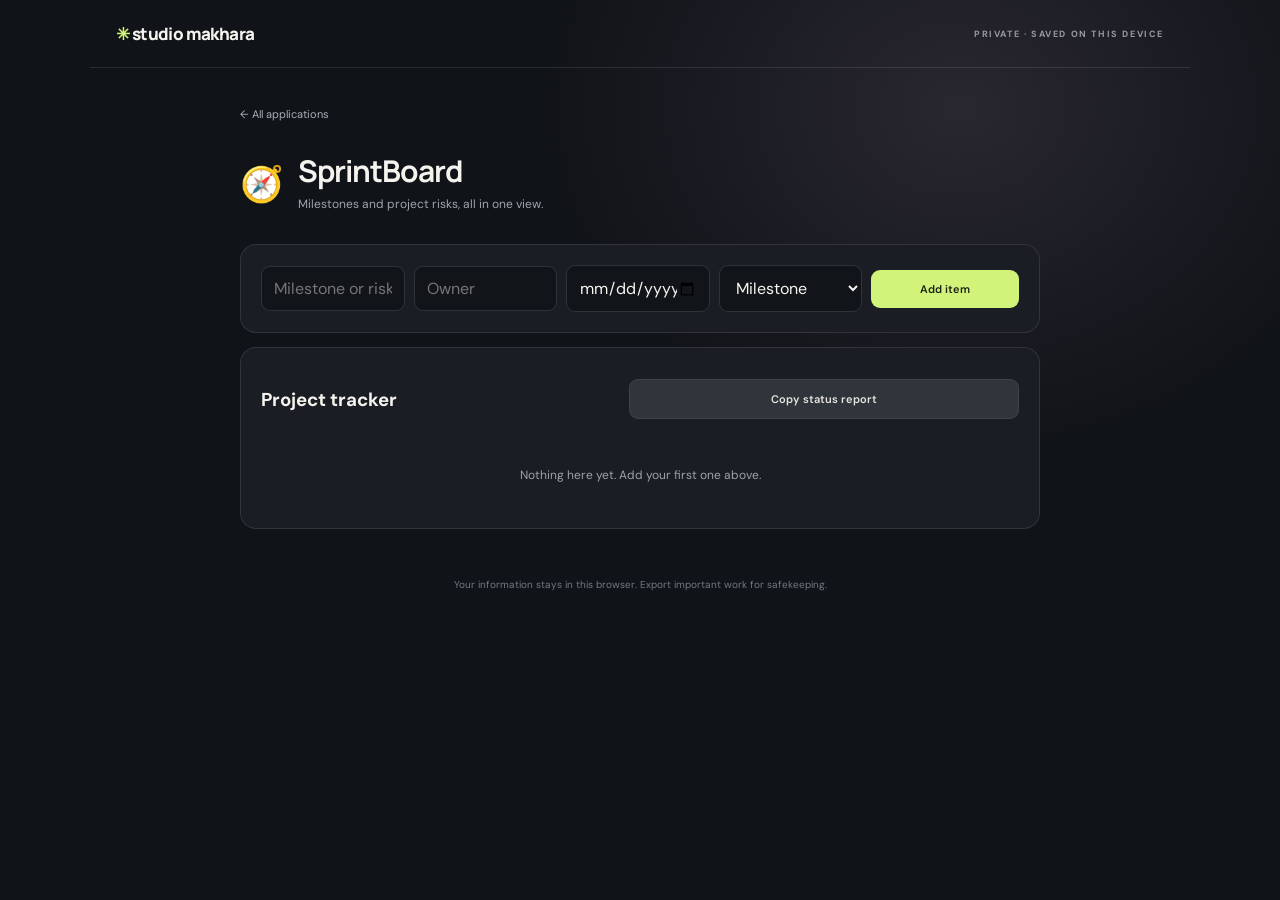
<file: apps/sprintboard/index.html>
<!doctype html><html lang="en"><head><meta charset="utf-8"><meta name="viewport" content="width=device-width,initial-scale=1"><meta name="theme-color" content="#101318"><link rel="manifest" href="manifest.webmanifest"><link rel="stylesheet" href="../../styles.css"><title>sprintboard · Studio Makhara</title></head><body data-app="sprintboard"><script src="../../app.js"></script><script>if('serviceWorker' in navigator) navigator.serviceWorker.register('../../sw.js',{scope:'../../'}).catch(()=>{});</script></body></html>
</file>
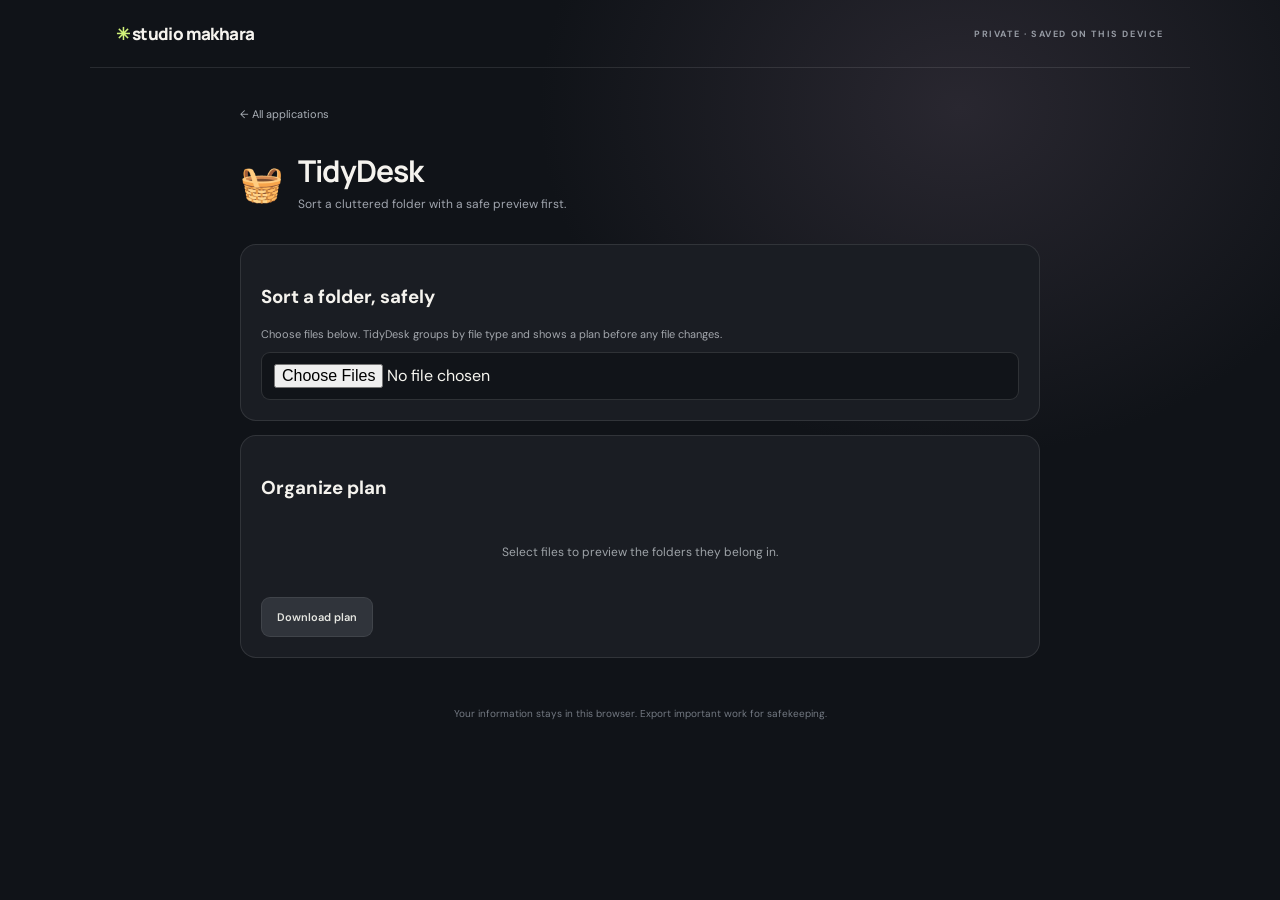
<file: apps/tidydesk/index.html>
<!doctype html><html lang="en"><head><meta charset="utf-8"><meta name="viewport" content="width=device-width,initial-scale=1"><meta name="theme-color" content="#101318"><link rel="manifest" href="manifest.webmanifest"><link rel="stylesheet" href="../../styles.css"><title>tidydesk · Studio Makhara</title></head><body data-app="tidydesk"><script src="../../app.js"></script><script>if('serviceWorker' in navigator) navigator.serviceWorker.register('../../sw.js',{scope:'../../'}).catch(()=>{});</script></body></html>
</file>
<file: styles.css>
@import url('https://fonts.googleapis.com/css2?family=DM+Sans:wght@400;500;600;700&family=Manrope:wght@400;500;600;700;800&display=swap');
:root{font-family:'DM Sans',sans-serif;color:#f5f3ee;background:#101318;--accent:#d1f379;--muted:#a0a5ae;--panel:#1b1f25;--line:#ffffff1a}*{box-sizing:border-box}body{margin:0;min-height:100vh;background:radial-gradient(ellipse at 75% 12%,#292730 0,transparent 31%),#101318}.top{height:68px;border-bottom:1px solid var(--line);display:flex;align-items:center;justify-content:space-between;max-width:1100px;margin:auto;padding:0 26px}.brand{font:800 17px Manrope,sans-serif;letter-spacing:-.6px;color:#f5f3ee;text-decoration:none}.brand:first-letter{color:var(--accent)}.top-note,.kicker{font-size:9px;letter-spacing:1.6px;color:#969ba4;font-weight:700}.wrap{max-width:1050px;margin:auto;padding:0 26px}.hero{padding:65px 6px 36px}.kicker{margin:0 0 18px}.hero h1{font:800 clamp(42px,6vw,67px)/1.05 Manrope,sans-serif;letter-spacing:-3.2px;margin:0}.hero h1 em{color:var(--accent);font-style:normal}.lede{color:#b2b6bc;font-size:14px;line-height:1.7;max-width:520px;margin:18px 0 0}.grid{display:grid;grid-template-columns:repeat(3,1fr);gap:13px}.app-card{display:flex;flex-direction:column;min-height:175px;border:1px solid var(--line);border-radius:17px;padding:18px;background:linear-gradient(140deg,#20242a,#181b21);text-decoration:none;color:inherit;transition:transform .2s,border .2s}.app-card:hover{transform:translateY(-3px);border-color:#d1f37977}.app-card .emoji{font-size:25px}.app-card h2{font:700 16px Manrope,sans-serif;margin:14px 0 5px}.app-card p{font-size:11px;color:var(--muted);line-height:1.55;margin:0;flex:1}.card-foot{display:flex;justify-content:space-between;align-items:center;margin-top:15px;color:#a4a9af;font-size:10px}.card-foot b{font-size:17px;color:var(--accent);font-weight:400}.app-page{max-width:850px;margin:34px auto;padding:0 25px}.back{color:#aab0b7;text-decoration:none;font-size:11px}.app-title{display:flex;align-items:center;gap:14px;margin:27px 0}.app-title .emoji{font-size:35px}.app-title h1{font:700 30px Manrope,sans-serif;letter-spacing:-1px;margin:0}.app-title p{color:var(--muted);font-size:12px;margin:5px 0}.panel{border:1px solid var(--line);background:#1a1d23;border-radius:16px;padding:20px;margin:14px 0}.row{display:flex;gap:9px;align-items:center;flex-wrap:wrap}.row>*{flex:1;min-width:110px}input,select,textarea{font:inherit;color:#f6f5ef;background:#111419;border:1px solid #ffffff20;border-radius:9px;padding:11px 12px;outline:none;width:100%}input:focus,select:focus,textarea:focus{border-color:#d1f37999}button,.btn{font:600 11px 'DM Sans',sans-serif;border:0;border-radius:9px;padding:12px 15px;background:var(--accent);color:#1b2114;cursor:pointer}button.secondary{background:#30343b;color:#e5e6e1;border:1px solid #ffffff14}.items{display:grid;gap:8px;margin-top:12px}.item{display:flex;align-items:center;gap:11px;padding:12px;background:#22262d;border-radius:11px}.item .grow{flex:1;min-width:0}.item strong{font-size:12px;display:block}.item small{font-size:10px;color:#9ca2a8}.item button{padding:8px 10px}.stats{display:flex;gap:10px;flex-wrap:wrap}.stat{flex:1;min-width:125px;background:#242830;padding:14px;border-radius:11px}.stat small{display:block;font-size:9px;color:#a4a8ac}.stat b{display:block;font:700 22px Manrope,sans-serif;margin-top:5px}.empty{color:#9ea3a8;text-align:center;padding:25px;font-size:12px}.timer{font:800 76px Manrope,sans-serif;text-align:center;letter-spacing:-4px;color:var(--accent);padding:15px}.toast{position:fixed;bottom:20px;left:50%;transform:translate(-50%,15px);background:var(--accent);color:#18200d;border-radius:9px;padding:12px 16px;font-size:11px;opacity:0;transition:.2s}.toast.show{opacity:1;transform:translate(-50%,0)}.hidden{display:none!important}footer{text-align:center;color:#737982;font-size:10px;padding:35px 0 25px}@media(max-width:700px){.grid{grid-template-columns:repeat(2,1fr)}.hero{padding-top:48px}.top-note{font-size:8px}.app-title h1{font-size:25px}}@media(max-width:460px){.grid{grid-template-columns:1fr}.app-card{min-height:150px}.top{padding:0 16px}.wrap{padding:0 16px}.hero h1{letter-spacing:-2px}.app-page{padding:0 15px}}
</file>
<file: apps/moire-studio/styles.css>
:root{color-scheme:dark;--bg:#0b0c0e;--panel:#111315;--panel-2:#151719;--line:#25282b;--text:#f1eee7;--muted:#969794;--dim:#5b5e5c;--lime:#d8f27a;--coral:#f19d7a;--sans:"DM Sans",Inter,system-ui,sans-serif;--serif:"Playfair Display",Georgia,serif;--mono:"DM Mono",ui-monospace,monospace}
*{box-sizing:border-box}html{min-width:320px;background:var(--bg)}body{margin:0;background:radial-gradient(ellipse at 14% 0%,rgba(83,91,72,.12),transparent 32rem),var(--bg);color:var(--text);font:14px var(--sans);min-height:100vh}button,input,select{font:inherit}button{color:inherit}.app-shell{min-height:100vh}.topbar{height:70px;padding:0 clamp(18px,4vw,62px);display:flex;align-items:center;justify-content:space-between;border-bottom:1px solid var(--line);position:relative}.brand{color:var(--text);text-decoration:none;display:flex;align-items:center;gap:12px;font-size:11px;letter-spacing:.13em;font-weight:700}.brand i{font-style:normal;color:var(--muted);font-size:9px;margin-left:8px;letter-spacing:.1em}.brand-mark{width:29px;height:29px;display:grid;place-items:center;border:1px solid #596243;border-radius:50%;color:var(--lime);font:italic 21px var(--serif);letter-spacing:0}.top-center,.eyebrow,.micro-label,.canvas-caption,.panel-index,.text-button,.footer,.art-name{font:10px var(--mono);letter-spacing:.11em}.top-center{display:flex;align-items:center;gap:8px;color:#9ca197}.live-dot{width:6px;height:6px;border-radius:50%;background:var(--lime);box-shadow:0 0 9px #d8f277}.icon-button{width:30px;height:30px;border:1px solid var(--line);background:#141618;border-radius:50%;cursor:pointer}.workspace{max-width:1500px;margin:auto;padding:50px clamp(18px,4vw,62px) 26px}.intro{display:flex;align-items:flex-end;justify-content:space-between;margin-bottom:34px}.eyebrow{margin:0 0 12px;color:#a8af91}.eyebrow span{color:var(--dim);margin-left:8px}h1,h2,p{margin-top:0}.intro h1{font:500 clamp(36px,5vw,62px)/1.02 var(--serif);letter-spacing:-.04em;margin:0 0 13px}.intro h1 em{color:var(--lime);font-weight:500}.intro-copy{color:#a6a7a1;max-width:510px;margin:0;font-size:14px}.intro-badge{display:flex;align-items:center;gap:10px;color:#787b72;font:9px/1.55 var(--mono);letter-spacing:.09em}.intro-badge span:first-child{font-size:29px;color:var(--coral)}.studio-grid{display:grid;grid-template-columns:minmax(260px,325px) minmax(0,1fr);gap:16px;align-items:start}.control-panel,.art-panel{border:1px solid var(--line);background:rgba(17,19,21,.88);border-radius:9px}.control-panel{padding:24px 23px;position:sticky;top:16px}.panel-heading{display:flex;align-items:flex-start;justify-content:space-between;margin-bottom:28px}.panel-heading .eyebrow{margin-bottom:8px}.panel-heading h2,.gallery-header h2{font:500 19px var(--serif);margin:0;letter-spacing:-.01em}.panel-index{color:var(--dim);margin-top:4px}.field-label{font-size:11px;color:#c9cbc3}.select-control{display:block;width:100%;margin-top:10px;height:40px;background:#17191b;color:var(--text);border:1px solid #323537;border-radius:4px;padding:0 11px;outline:none}.select-control:focus,.seed-input-wrap:focus-within,select:focus-visible{border-color:var(--lime)}.field-block{margin-top:23px}.field-row{display:flex;align-items:center;justify-content:space-between}.micro-label{color:#aeb591;font-size:9px}.palette-list{display:flex;gap:8px;margin-top:11px}.palette-chip{border:1px solid #373a37;background:transparent;border-radius:50%;width:30px;height:30px;padding:4px;cursor:pointer}.palette-chip[aria-pressed=true]{border-color:var(--lime);box-shadow:0 0 0 2px #d8f27a22}.palette-swatch{width:100%;height:100%;border-radius:50%;display:block;background:linear-gradient(135deg,var(--sw1),var(--sw2),var(--sw3))}.field-block input[type=range]{width:100%;accent-color:var(--lime);height:14px;display:block;margin:12px 0 4px;cursor:pointer}.range-notes{display:flex;justify-content:space-between;color:#70736d;font-size:10px}.seed-block{border-top:1px solid var(--line);margin-top:24px;padding-top:19px}.text-button{border:0;background:none;padding:4px 0;color:#a8b68c;cursor:pointer;font-size:9px}.text-button:hover{color:var(--lime)}.seed-input-wrap{display:flex;align-items:center;gap:8px;margin-top:11px;border:1px solid #303436;border-radius:4px;background:#151719;height:37px;padding:0 10px;color:var(--lime)}.seed-input-wrap input{border:0;background:transparent;color:#e7e7de;outline:0;width:100%;font:11px var(--mono)}.hint{color:#777a75;font-size:10px;line-height:1.6;margin:8px 0 0}.panel-actions{border-top:1px solid var(--line);margin-top:20px;padding-top:17px}.button{border:1px solid transparent;border-radius:4px;height:40px;padding:0 13px;cursor:pointer;font-size:11px;font-weight:600;transition:transform .15s,background .15s}.button:active,.toolbar-button:active{transform:scale(.98)}.button-primary{width:100%;background:var(--lime);color:#171a12}.button-primary:hover{background:#e6ff91}.button-primary span{font-size:16px;margin-right:6px}.button-row{display:flex;gap:8px;margin-top:8px}.button-quiet{width:50%;border-color:#2c3030;background:transparent;color:#a3a59e}.button-quiet:disabled{opacity:.35;cursor:default}.art-panel{padding:0 0 19px;overflow:hidden}.art-toolbar{height:58px;padding:0 18px;display:flex;align-items:center;justify-content:space-between;border-bottom:1px solid var(--line);gap:12px}.art-name{display:flex;gap:9px;align-items:center;color:#c4c7be;font-size:9px;white-space:nowrap}.art-name-dot{width:6px;height:6px;background:var(--coral);border-radius:50%}.art-actions{position:relative;display:flex;align-items:center;gap:10px}.compact-select-label{color:#777a75;font-size:10px}.compact-select{background:#17191b;border:1px solid #303436;border-radius:3px;color:#bdbfb9;font-size:10px;height:29px;padding:0 6px}.toolbar-separator{height:20px;border-left:1px solid var(--line);margin:0 2px}.toolbar-button{height:29px;padding:0 9px;border:1px solid #303436;border-radius:3px;background:#17191b;color:#d6d8cf;font-size:11px;cursor:pointer}.toolbar-button:hover{border-color:#70785a}.export-button{background:#d8f27a;color:#181b12;border-color:#d8f27a;font-weight:700}.export-button:hover{background:#e6ff91}.more-button{letter-spacing:2px}.more-menu{position:absolute;right:0;top:37px;z-index:3;background:#1b1e20;border:1px solid #353a38;border-radius:5px;padding:5px;width:180px;box-shadow:0 12px 30px #0008}.more-menu button{display:block;width:100%;text-align:left;background:none;border:0;border-radius:3px;padding:10px;color:#d7d8d1;font-size:11px;cursor:pointer}.more-menu button:hover{background:#292d2d}.canvas-stage{padding:22px 22px 0}.canvas-mat{background:#0d0f10;border:1px solid #262a29;padding:14px;border-radius:4px;display:grid;place-items:center;min-height:260px}.canvas-mat canvas{display:block;width:100%;height:auto;max-height:650px;aspect-ratio:3/2;background:#101413;border-radius:2px;object-fit:contain}.canvas-stage.square .canvas-mat canvas{max-width:640px;aspect-ratio:1}.canvas-stage.portrait .canvas-mat canvas{max-width:500px;aspect-ratio:4/5}.canvas-caption{display:flex;justify-content:space-between;margin-top:10px;color:#6f736d;font-size:8px}.gallery-header{display:flex;align-items:flex-end;justify-content:space-between;border-top:1px solid var(--line);margin:23px 22px 0;padding-top:18px}.gallery-header .eyebrow{font-size:8px;margin-bottom:6px}.gallery-header h2{font-size:17px}.gallery-header h2 span{font:9px var(--mono);color:#777a75;margin-left:6px}.gallery-grid{display:grid;grid-template-columns:repeat(4,minmax(0,1fr));gap:9px;padding:13px 22px 0}.gallery-empty{grid-column:1/-1;border:1px dashed #303432;border-radius:4px;text-align:center;padding:22px;color:#777a75}.gallery-empty span{font-size:18px;color:var(--coral)}.gallery-empty p{margin:5px 0 3px;font:italic 14px var(--serif);color:#b5b7ae}.gallery-empty small{font-size:10px}.gallery-card{min-width:0;position:relative;border:1px solid #292d2d;border-radius:4px;overflow:hidden;background:#131516}.gallery-card canvas{display:block;width:100%;aspect-ratio:1.35;object-fit:cover;cursor:pointer}.gallery-meta{padding:8px 9px;display:flex;align-items:center;justify-content:space-between;gap:6px}.gallery-meta button{border:0;background:none;color:#a6a99f;cursor:pointer}.gallery-meta strong{display:block;overflow:hidden;text-overflow:ellipsis;white-space:nowrap;font:9px var(--mono);text-transform:uppercase}.gallery-meta small{display:block;color:#777a75;font-size:9px;margin-top:3px}.gallery-empty.hidden{display:none}.footer{margin-top:30px;padding-top:15px;border-top:1px solid var(--line);display:flex;justify-content:space-between;color:#666a64;font-size:8px}.footer a{color:#a8b68c;text-decoration:none}.footer a:hover{color:var(--lime)}.toast{position:fixed;bottom:22px;left:50%;transform:translate(-50%,15px);background:#e1f98f;color:#1a1c13;border-radius:99px;padding:10px 16px;font-size:11px;font-weight:600;opacity:0;pointer-events:none;transition:.2s;z-index:10}.toast.show{opacity:1;transform:translate(-50%,0)}.rendering{position:absolute;inset:0;display:grid;place-content:center;background:#0b0c0ecc;color:#e0ebbd;font:11px var(--mono);gap:8px;text-align:center}.rendering[hidden]{display:none}.rendering span{height:24px;width:24px;border:2px solid #d8f27a33;border-top-color:var(--lime);border-radius:50%;animation:spin .8s linear infinite;margin:auto}@keyframes spin{to{transform:rotate(360deg)}}.help-dialog{width:min(420px,calc(100% - 30px));border:1px solid #383d38;border-radius:8px;padding:30px;background:#131618;color:var(--text);box-shadow:0 22px 80px #000b}.help-dialog::backdrop{background:#000a;backdrop-filter:blur(4px)}.help-dialog h2{font:500 26px var(--serif);margin-bottom:21px}.dialog-close{float:right;border:0;background:none;color:#bbb;font-size:22px;cursor:pointer}.shortcut{display:flex;justify-content:space-between;border-top:1px solid var(--line);padding:12px 0;color:#bfc0b8;font-size:12px}.shortcut kbd{border:1px solid #363b38;background:#1c2020;border-radius:3px;padding:3px 7px;color:#e2e4da;font:10px var(--mono)}.help-dialog .hint{border-top:1px solid var(--line);padding-top:13px;margin-top:12px}
@media(max-width:880px){.workspace{padding-top:34px}.studio-grid{grid-template-columns:1fr}.control-panel{position:static;display:grid;grid-template-columns:repeat(2,minmax(0,1fr));column-gap:20px}.panel-heading,.panel-actions,.seed-block{grid-column:1/-1}.panel-heading{margin-bottom:0}.field-block{margin-top:22px}.control-panel>.select-control{grid-column:1/-1}.panel-actions{margin-top:20px}.gallery-grid{grid-template-columns:repeat(3,minmax(0,1fr))}}
@media(max-width:560px){.topbar{height:58px}.brand i,.top-center,.intro-badge{display:none}.workspace{padding:29px 14px 18px}.intro{margin-bottom:23px}.intro h1{font-size:43px}.intro-copy{font-size:12px}.control-panel{padding:18px;grid-template-columns:1fr}.panel-heading,.panel-actions,.seed-block,.control-panel>.select-control{grid-column:1}.art-toolbar{height:auto;min-height:54px;flex-wrap:wrap;padding:12px}.art-actions{gap:6px}.compact-select-label{display:none}.toolbar-button{padding:0 7px}.toolbar-button span{font-size:10px}.canvas-stage{padding:12px 10px 0}.canvas-mat{padding:6px;min-height:190px}.canvas-caption{font-size:7px}.gallery-header{margin:18px 12px 0}.gallery-grid{padding:12px;grid-template-columns:repeat(2,minmax(0,1fr))}.footer{gap:12px;flex-wrap:wrap;font-size:7px}}
@media(prefers-reduced-motion:reduce){*,*::before,*::after{scroll-behavior:auto!important;animation-duration:.01ms!important;transition-duration:.01ms!important}}
</file>
<file: apps/rasoi-atlas/styles.css>
:root{--paper:#f7f2e9;--paper2:#eee6d7;--ink:#20221e;--muted:#77766e;--line:#ded7c9;--saffron:#e9a63b;--brick:#a84231;--leaf:#556a47;--serif:"Fraunces",Georgia,serif;--sans:"DM Sans",Arial,sans-serif;--mono:"DM Mono",monospace;color-scheme:light}
*{box-sizing:border-box}html{scroll-behavior:smooth;scroll-padding-top:75px}body{margin:0;background:var(--paper);color:var(--ink);font:14px var(--sans)}button,input,textarea,select{font:inherit}button,a,select{touch-action:manipulation}button{cursor:pointer}.site-header{height:64px;display:flex;align-items:center;justify-content:space-between;padding:0 clamp(18px,6vw,90px);border-bottom:1px solid var(--line);position:sticky;top:0;background:#f7f2e9ed;backdrop-filter:blur(12px);z-index:10}.wordmark{display:flex;align-items:center;gap:9px;text-decoration:none;color:var(--ink);font-weight:700;font-size:12px;letter-spacing:.12em}.wordmark i{font:500 9px var(--mono);letter-spacing:.08em;color:var(--brick);margin-left:3px}.seal{display:grid;place-items:center;width:29px;height:29px;border:1px solid var(--brick);border-radius:50%;color:var(--brick);font:600 15px var(--serif)}.header-nav{display:flex;align-items:center;gap:28px}.header-nav a,.saved-link{font-size:11px;text-decoration:none;color:#4e4e46}.header-nav a:hover,.saved-link:hover{color:var(--brick)}.saved-link{border:0;background:none;padding:5px 0}.saved-link b{margin-left:4px;color:var(--brick);font:10px var(--mono)}
.hero{min-height:520px;padding:85px clamp(18px,10vw,150px) 0;position:relative;display:grid;grid-template-columns:1fr minmax(250px,430px);align-items:center;overflow:hidden}.hero-copy{max-width:560px;position:relative;z-index:1}.eyebrow,.section-kicker,.hero-foot,.hero-note,.hero-no,.hero-link,.pantry-entry label,.results-bar,.library-footer,.sub-label,.source-label,.recipe-number,.tag,.region-chip,.detail-meta,.cook-progress,.trust-band .eyebrow{font:9px var(--mono);letter-spacing:.12em}.eyebrow{color:var(--leaf);display:flex;align-items:center;gap:9px}.eyebrow-dot{width:6px;height:6px;background:var(--brick);border-radius:50%}.hero h1{font:500 clamp(52px,7.4vw,94px)/.98 var(--serif);letter-spacing:-.06em;margin:23px 0 20px}.hero h1 em,.pantry-grid h2 em,.discover-head h2 em{font-style:italic;color:var(--brick)}.hero-text{font-size:15px;color:#66665f;line-height:1.65;max-width:430px}.hero-link{display:inline-flex;align-items:center;gap:18px;margin-top:28px;color:var(--ink);text-decoration:none;border-bottom:1px solid var(--brick);padding-bottom:8px}.hero-link span{color:var(--brick);font-size:16px}.hero-art{height:360px;position:relative;display:grid;place-items:center}.sun{width:min(27vw,250px);aspect-ratio:1;background:radial-gradient(circle at 38% 35%,#ffe2a0 0,#f3bb66 30%,#c96643 70%,#8d332a 100%);border-radius:50%;box-shadow:0 15px 85px #c667422e;position:relative}.sun:before{content:"";position:absolute;inset:21%;border:1px solid #ffe5ae88;border-radius:50%;transform:rotate(-29deg) scaleY(.34)}.sun:after{content:"";position:absolute;width:16%;height:16%;left:30%;top:27%;border-radius:50%;background:#fff2bf;filter:blur(15px)}.orbit{position:absolute;border:1px solid #a842313b;border-radius:50%;transform:rotate(-28deg)}.orbit-one{width:94%;height:48%}.orbit-two{width:112%;height:68%;transform:rotate(24deg)}.spice{position:absolute;color:var(--brick);font-size:25px}.spice-one{left:18%;top:22%}.spice-two{right:19%;bottom:19%;color:var(--leaf);font-size:17px}.hero-note{position:absolute;right:0;top:30%;color:#827e71;line-height:1.7}.hero-no{position:absolute;bottom:11%;right:17%;color:#a84231}.hero-foot{position:absolute;bottom:0;left:clamp(18px,10vw,150px);right:clamp(18px,10vw,150px);height:48px;border-top:1px solid var(--line);display:flex;align-items:center;justify-content:space-between;color:#858276;font-size:8px}
.pantry-section{background:var(--paper2);padding:67px clamp(18px,10vw,150px) 48px;border-top:1px solid var(--line)}.section-kicker{display:flex;align-items:center;gap:13px;color:#77766e}.section-kicker span:first-child{color:var(--brick)}.pantry-grid{display:grid;grid-template-columns:.9fr 1.1fr;gap:7vw;margin-top:23px;align-items:start}.pantry-grid h2,.discover-head h2{font:500 clamp(36px,4.4vw,56px)/1.02 var(--serif);letter-spacing:-.04em;margin:0 0 12px}.pantry-grid>div:first-child>p{color:#6e6c63;line-height:1.65;max-width:390px;font-size:13px}.pantry-entry{border:1px solid #d4cbbb;background:var(--paper);padding:19px 20px 17px;border-radius:5px}.pantry-entry label{color:#716f66}.pantry-entry textarea{display:block;width:100%;resize:vertical;min-height:72px;background:transparent;border:0;outline:0;padding:12px 0 3px;color:var(--ink);font-size:14px;line-height:1.6}.pantry-entry textarea::placeholder{color:#a4a094}.pantry-actions{display:flex;align-items:center;gap:15px;border-top:1px solid var(--line);padding-top:12px}.button{border:1px solid var(--ink);border-radius:3px;padding:11px 15px;font-weight:600;font-size:11px}.button-dark{background:var(--ink);color:#fff6e8}.button-dark:hover{background:var(--brick);border-color:var(--brick)}.button-dark span{margin-left:14px;color:var(--saffron)}.link-button{background:transparent;border:0;color:#736f66;font:10px var(--mono);padding:8px 0}.link-button:hover{color:var(--brick)}.pantry-chips{display:flex;flex-wrap:wrap;gap:6px;margin-top:10px}.pantry-chip{background:#eadfc9;color:#4d4b42;border-radius:30px;padding:5px 9px;font-size:10px}.pantry-note{font-size:10px;color:#77746c;margin:15px 0 0}.pantry-note span{color:var(--brick);margin-right:6px}
.discover-section{padding:75px clamp(18px,10vw,150px) 68px}.discover-head{display:flex;align-items:end;justify-content:space-between}.discover-head h2{margin-top:18px}.filters{display:grid;grid-template-columns:1fr 160px 150px 150px;gap:9px;margin-top:25px}.search-box{display:flex;align-items:center;gap:9px;background:#fbf8f1;border:1px solid var(--line);height:41px;padding:0 12px;border-radius:3px}.search-box span{font-size:22px;color:#79766e}.search-box input{border:0;outline:0;background:transparent;width:100%;font-size:11px;color:var(--ink)}.filters select,.sort-control select{height:41px;border:1px solid var(--line);background:#fbf8f1;color:#4e4d46;padding:0 11px;border-radius:3px;font-size:11px}.active-message{display:flex;gap:6px;flex-wrap:wrap;margin-top:13px}.active-message:empty{display:none}.filter-pill{font:9px var(--mono);border:1px solid #dfc2a0;border-radius:99px;padding:6px 9px;color:#8d493a;background:#f8ece0}.results-bar{display:flex;justify-content:space-between;align-items:center;border-bottom:1px solid var(--line);padding:19px 0 12px;color:#79766d}.sort-control{display:flex;align-items:center;gap:8px}.sort-control select{height:27px;padding:0 7px;font:9px var(--mono);border-color:transparent;background:transparent}.recipe-grid{display:grid;grid-template-columns:repeat(3,minmax(0,1fr));gap:15px;margin-top:17px}.recipe-card{background:#fbf8f1;border:1px solid var(--line);border-radius:4px;overflow:hidden;display:flex;flex-direction:column;min-height:247px;transition:transform .18s,border-color .18s,box-shadow .18s}.recipe-card:hover{transform:translateY(-3px);border-color:#bd9870;box-shadow:0 10px 28px #53422a0d}.card-top{padding:17px 17px 0;display:flex;justify-content:space-between;align-items:center}.region-chip{border:1px solid #d8d0c1;padding:5px 7px;color:var(--leaf);font-size:8px}.heart{border:0;background:none;font-size:18px;color:#9e9582;padding:0}.heart.is-saved{color:var(--brick)}.card-body{padding:13px 17px 12px;flex:1}.recipe-number{color:#a7a092;font-size:8px}.recipe-card h3{font:500 22px/1.12 var(--serif);margin:6px 0 7px;letter-spacing:-.02em}.card-desc{color:#77756c;font-size:11px;line-height:1.5;margin:0;min-height:32px}.card-tags{display:flex;gap:5px;flex-wrap:wrap;margin-top:11px}.tag{font-size:8px;letter-spacing:.07em;color:#66665d;background:#f0e9dc;padding:5px 7px;border-radius:2px}.card-bottom{border-top:1px solid #ebe5d9;padding:11px 17px;display:flex;justify-content:space-between;align-items:center;color:#77766c;font:9px var(--mono)}.card-bottom button{border:0;background:none;color:var(--brick);font:9px var(--mono);letter-spacing:.05em}.match-strip{padding:8px 17px;background:#e8efdf;color:#3f603f;font-size:10px}.match-strip.missing{background:#f3ead8;color:#8c642c}.empty-state{text-align:center;padding:70px 10px}.empty-state>span{font-size:24px;color:var(--brick)}.empty-state h3{font:500 25px var(--serif);margin:9px}.empty-state p{font-size:12px;color:var(--muted)}.button-outline{background:transparent;border-color:var(--line);color:var(--ink)}.library-footer{display:flex;justify-content:space-between;margin-top:32px;padding-top:15px;border-top:1px solid var(--line);color:#858176;font-size:8px}.library-footer a,.site-footer a:not(.wordmark){color:var(--brick);text-decoration:none}.trust-band{background:#273027;color:#f4eddf;padding:44px clamp(18px,10vw,150px);display:grid;grid-template-columns:40px 1fr 1.1fr;gap:24px;align-items:center}.trust-mark{color:var(--saffron);font-size:28px}.trust-band .eyebrow{color:#c3c7a8;margin:0 0 10px}.trust-band h2{font:500 clamp(26px,3.1vw,37px)/1.1 var(--serif);margin:0}.trust-band>p{font-size:12px;line-height:1.7;color:#c9cbbb;margin:0;max-width:430px}.site-footer{padding:18px clamp(18px,6vw,90px);display:flex;justify-content:space-between;align-items:center;border-top:1px solid var(--line);font-size:10px;color:#827e73}.site-footer .wordmark{font-size:10px}
.recipe-dialog{width:min(760px,calc(100% - 22px));max-height:min(92vh,1000px);padding:0;border:1px solid #d0c6b4;background:var(--paper);color:var(--ink);border-radius:6px;box-shadow:0 28px 110px #241b1073;overflow-y:auto}.recipe-dialog::backdrop{background:#211b14b3;backdrop-filter:blur(3px)}.recipe-dialog>form{position:sticky;top:0;z-index:5;height:0;display:flex;justify-content:flex-end}.close-button{margin:10px 11px 0 0;width:34px;height:34px;border:1px solid #d9d0c2;background:#f7f2e9ed;border-radius:50%;font-size:22px;color:#605c52}.detail{padding:42px clamp(20px,5vw,46px) 38px}.detail-overline{display:flex;align-items:center;gap:9px;color:var(--brick);font:9px var(--mono);letter-spacing:.13em}.detail h2{font:500 clamp(33px,6vw,51px)/1 var(--serif);letter-spacing:-.04em;margin:12px 0}.detail-intro{font-size:13px;color:#6e6b62;line-height:1.65;max-width:590px}.detail-meta{display:flex;gap:17px;color:#6f6d64;border-bottom:1px solid var(--line);padding:13px 0;margin-bottom:21px}.detail-layout{display:grid;grid-template-columns:.85fr 1.15fr;gap:27px}.detail h3{font:500 21px var(--serif);margin:0 0 12px}.serves-control{display:flex;align-items:center;gap:8px;margin-bottom:10px;color:#77756c;font-size:10px}.serves-control button{width:24px;height:24px;border:1px solid var(--line);background:transparent;border-radius:50%}.serves-control strong{font:11px var(--mono);color:var(--ink)}.ingredient-list,.steps-list{list-style:none;padding:0;margin:0}.ingredient-item{border-bottom:1px solid #e9e2d6;padding:10px 0;font-size:11px;line-height:1.5}.ingredient-head{display:flex;align-items:flex-start;gap:7px}.ingredient-check{appearance:none;flex:0 0 15px;width:15px;height:15px;border:1px solid #bdb5a6;border-radius:50%;margin:1px 0 0;cursor:pointer}.ingredient-check:checked{border-color:var(--leaf);background:var(--leaf);box-shadow:inset 0 0 0 3px var(--paper)}.ingredient-item:has(:checked)>span{text-decoration:line-through;color:#99958a}.ingredient-amount{font:10px var(--mono);color:#77746b;white-space:nowrap}.alt-toggle{border:0;background:transparent;color:#9a523c;font:9px var(--mono);padding:6px 0 0 22px}.alt-box{margin:7px 0 0 22px;padding:9px 10px;background:#efe8d9;border-left:2px solid var(--saffron);font-size:10px;line-height:1.55;color:#5c594f}.confidence{font:8px var(--mono);letter-spacing:.08em;color:var(--leaf);text-transform:uppercase}.confidence.caution{color:#a05c31}.confidence.none{color:#9b4337}.steps-list{counter-reset:step}.steps-list li{counter-increment:step;position:relative;padding:0 0 17px 37px;font-size:12px;line-height:1.7;color:#58574f}.steps-list li:before{content:counter(step,decimal-leading-zero);position:absolute;left:0;top:0;font:9px var(--mono);color:var(--brick);border:1px solid #dbcbbb;border-radius:50%;width:25px;height:25px;display:grid;place-items:center}.steps-list li.done{color:#a5a094;text-decoration:line-through}.step-check{position:absolute;inset:0;width:100%;height:100%;opacity:0;cursor:pointer}.step-wrap{position:relative}.detail-bottom{border-top:1px solid var(--line);margin-top:20px;padding-top:14px;display:flex;gap:8px;flex-wrap:wrap}.source-box,.tip-box,.swap-warning{margin-top:17px;padding:11px 13px;background:#efe9dc;color:#6a675e;font-size:10px;line-height:1.6}.source-box a{color:#9b4b37}.tip-box strong{color:#3f5c3e}.swap-warning{background:#f5ead9;color:#805d31}.button-small{background:transparent;border:1px solid var(--line);padding:9px 12px;border-radius:3px;font:9px var(--mono);color:#544f45}.button-small:hover{border-color:var(--brick);color:var(--brick)}.toast{position:fixed;bottom:20px;left:50%;transform:translate(-50%,12px);background:#263127;color:#f6efdf;padding:11px 17px;border-radius:4px;font-size:11px;box-shadow:0 8px 25px #0002;opacity:0;pointer-events:none;transition:.2s;z-index:20}.toast.show{opacity:1;transform:translate(-50%,0)}
@media(max-width:850px){.hero{grid-template-columns:1fr minmax(190px,300px);padding-top:60px}.hero-art{height:300px}.filters{grid-template-columns:1fr 1fr}.search-box{grid-column:1/-1}.recipe-grid{grid-template-columns:repeat(2,minmax(0,1fr))}.trust-band{grid-template-columns:30px 1fr}.trust-band>p{grid-column:2}.pantry-grid{gap:35px}}
@media(max-width:580px){.site-header{height:58px;padding:0 15px}.header-nav{gap:13px}.header-nav a{display:none}.saved-link{font-size:10px}.hero{display:block;min-height:505px;padding:50px 20px 58px}.hero h1{font-size:59px}.hero-text{max-width:350px;font-size:13px}.hero-art{position:absolute;width:230px;height:230px;right:12px;bottom:22px;opacity:.72}.sun{width:120px}.hero-note{font-size:7px;right:3px;top:20%}.hero-no{font-size:7px;bottom:15%;right:12%}.hero-foot{left:17px;right:17px;height:40px;font-size:6px;gap:8px}.hero-foot span:last-child{display:none}.pantry-section{padding:40px 18px 30px}.pantry-grid{grid-template-columns:1fr;gap:15px;margin-top:20px}.pantry-grid h2{font-size:44px}.pantry-entry{padding:15px}.discover-section{padding:48px 16px}.discover-head h2{font-size:41px}.discover-head>.link-button{font-size:8px}.filters{grid-template-columns:1fr 1fr;gap:7px}.filters select{font-size:10px;padding:0 7px}.search-box{grid-column:1/-1}.recipe-grid{grid-template-columns:1fr;gap:10px}.recipe-card{min-height:205px}.recipe-card h3{font-size:23px}.library-footer{gap:10px;flex-direction:column}.trust-band{padding:33px 20px;gap:15px;grid-template-columns:25px 1fr}.trust-band h2{font-size:30px}.trust-band>p{grid-column:1/-1}.site-footer{padding:15px;gap:13px;flex-wrap:wrap}.site-footer>span:nth-child(2){display:none}.detail{padding:40px 17px 26px}.detail-layout{grid-template-columns:1fr;gap:18px}.detail h2{font-size:38px}.detail-meta{gap:10px;font-size:8px;flex-wrap:wrap}.recipe-dialog{max-height:95vh}}
@media(prefers-reduced-motion:reduce){*,*::before,*::after{scroll-behavior:auto!important;transition-duration:.01ms!important}}
@media print{body{background:white}.site-header,.hero,.pantry-section,.discover-section,.site-footer,.close-button,.detail-bottom,.trust-band{display:none!important}.recipe-dialog{position:static;display:block;border:0;max-height:none;width:100%;box-shadow:none}.recipe-dialog::backdrop{display:none}.detail{padding:0}.detail-layout{grid-template-columns:.8fr 1.2fr}.recipe-dialog:not([open]){display:none}}

/* Recipe detail layout */
.detail-hero{padding:42px clamp(20px,5vw,46px) 20px}.detail-hero h2{font:500 clamp(33px,6vw,51px)/1 var(--serif);letter-spacing:-.04em;margin:12px 0}.detail-hero>p:not(.eyebrow){font-size:13px;color:#6e6b62;line-height:1.65;max-width:590px}.detail-tools{display:flex;align-items:center;gap:10px;flex-wrap:wrap;border-bottom:1px solid var(--line);padding:12px 0}.detail-tools label{display:flex;align-items:center;gap:9px;color:#77756c;font-size:11px;margin-right:auto}.detail-tools label button{width:25px;height:25px;border:1px solid var(--line);background:transparent;border-radius:50%}.detail-columns{display:grid;grid-template-columns:.85fr 1.15fr;gap:27px;padding:0 clamp(20px,5vw,46px)}.detail-columns h3{font:500 21px var(--serif);margin:0 0 12px}.detail-ingredient{border-bottom:1px solid #e9e2d6;padding:10px 0;font-size:11px;line-height:1.5;list-style:none}.detail-ingredient>label{display:flex;align-items:flex-start;gap:7px}.detail-ingredient input,.step-list input{flex:0 0 15px;width:15px;height:15px;accent-color:var(--leaf)}.detail-ingredient small{display:block;color:#858176}.swap{margin:6px 0 0 22px}.swap summary{cursor:pointer;color:#9a523c;font:9px var(--mono);padding:4px 0}.swap>div{padding:1px 10px;background:#efe8d9;border-left:2px solid var(--saffron)}.swap p{font-size:10px;line-height:1.5;color:#5c594f}.swap p small{font-size:10px}.swap-level{font:8px var(--mono);letter-spacing:.06em;color:var(--leaf)}.level-approx{color:#a05c31}.level-no-direct{color:#9b4337}.no-swap{display:block;margin:4px 0 0 22px;color:#908b7f;font-size:9px}.step-list{list-style:none;margin:0;padding:0;counter-reset:step}.step-list li{counter-increment:step;position:relative;padding:0 0 17px 37px;font-size:12px;line-height:1.7;color:#58574f}.step-list li:before{content:counter(step,decimal-leading-zero);position:absolute;left:0;top:0;font:9px var(--mono);color:var(--brick);border:1px solid #dbcbbb;border-radius:50%;width:25px;height:25px;display:grid;place-items:center}.step-list label{display:flex;align-items:flex-start;gap:8px}.recipe-tip,.allergy-note{margin-top:17px;padding:11px 13px;background:#efe9dc;color:#6a675e;font-size:10px;line-height:1.6}.recipe-tip b{color:#3f5c3e}.recipe-tip p{margin:5px 0 0}.allergy-note{background:#f5ead9;color:#805d31}.source-note{border-top:1px solid var(--line);margin:20px clamp(20px,5vw,46px) 0;padding:15px 0 25px;color:#6a675e;font-size:10px;line-height:1.6}.source-note p{margin:5px 0 9px}.source-note a{display:inline-block;color:#9b4b37;margin:0 12px 4px 0}.detail-hero .eyebrow{color:var(--brick);font:9px var(--mono);letter-spacing:.13em}
@media(max-width:580px){.detail-columns{grid-template-columns:1fr;gap:18px}.detail-hero{padding:40px 17px 18px}.detail-columns{padding:0 17px}.source-note{margin:18px 17px 0}.detail-tools .button{padding:8px 9px;font-size:9px}}

/* Dish photos from Wikimedia Commons */
.recipe-art{position:relative;isolation:isolate;overflow:hidden}.food-photo{position:absolute;z-index:-1;inset:0;width:100%;height:100%;object-fit:cover;transition:transform .45s ease}.recipe-card:hover .food-photo{transform:scale(1.035)}.recipe-art.has-photo .dish-initial{display:none}.recipe-art.has-photo:after{content:"";position:absolute;inset:35% 0 0;z-index:-1;background:linear-gradient(transparent,#201a12a8);pointer-events:none}.photo-credit{position:absolute;z-index:2;right:9px;bottom:8px;max-width:calc(100% - 18px);overflow:hidden;text-overflow:ellipsis;white-space:nowrap;padding:5px 7px;border-radius:2px;background:#17140fcc;color:#fff7e8;font:8px var(--mono);text-decoration:none}.photo-credit:hover{text-decoration:underline}.detail-photo-slot{position:relative;min-height:0;margin:0 clamp(20px,5vw,46px);overflow:hidden;background:linear-gradient(135deg,#d4a969,#71805d 48%,#983e2d);border-radius:4px}.detail-photo-slot.has-photo{height:clamp(200px,34vw,310px);margin-top:20px}.detail-photo-slot .food-photo{z-index:0}.detail-photo-slot .photo-credit{z-index:1}.detail-photo-slot:not(.has-photo){display:none}
@media(max-width:580px){.detail-photo-slot.has-photo{height:210px;margin:12px 17px 0}}

.prep-panel{margin:0 clamp(20px,5vw,46px) 22px;padding:13px 15px;background:#efe9dc;border-left:3px solid var(--saffron);color:#625e53;font-size:10px;line-height:1.6}.prep-panel>b{font:9px var(--mono);letter-spacing:.12em;color:var(--brick)}.prep-panel p{margin:5px 0 0}.prep-panel strong{color:var(--ink)}.steps-heading{display:flex;justify-content:space-between;align-items:baseline;gap:10px}.steps-heading h3{margin:0 0 12px}.steps-heading span{color:#8d7961;font:9px var(--mono);white-space:nowrap}
@media(max-width:580px){.prep-panel{margin:0 17px 18px;padding:12px}}

/* Give every recipe photograph a real, consistent display area. */
.recipe-art{height:205px;flex:0 0 205px;display:flex;align-items:flex-start;justify-content:space-between;padding:13px 15px;background:#e9dfcf}.recipe-art .recipe-region,.recipe-art .dish-initial{position:relative;z-index:1}.recipe-art .recipe-region{background:#f7f2e9e8;padding:5px 7px;border-radius:2px}.recipe-art .dish-initial{align-self:center;margin:auto;font:500 70px var(--serif);color:#fff8e9;text-shadow:0 2px 16px #201a1280}.food-photo{z-index:0}.recipe-art.has-photo:after{z-index:0;background:linear-gradient(180deg,#17140f24 0%,transparent 28%,transparent 62%,#201a1280 100%)}
@media(max-width:580px){.recipe-art{height:220px;flex-basis:220px}}
</file>
